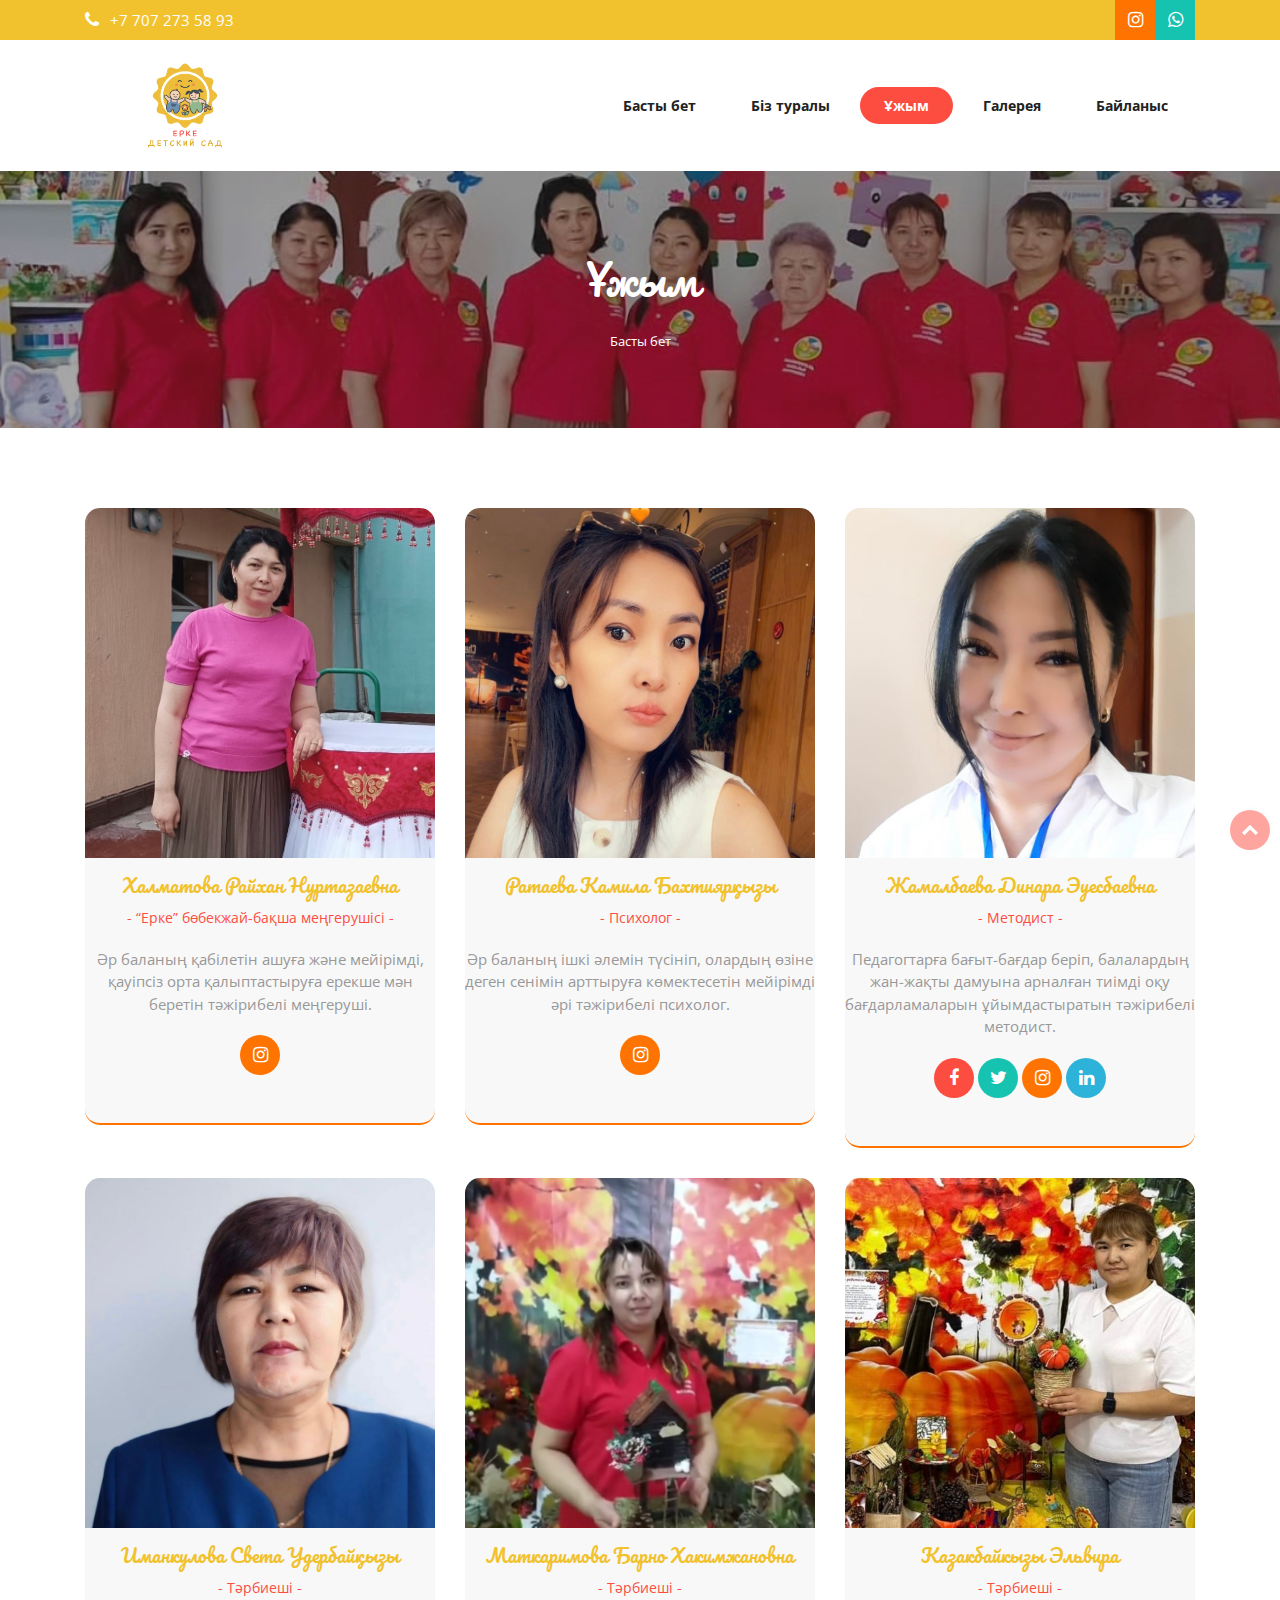
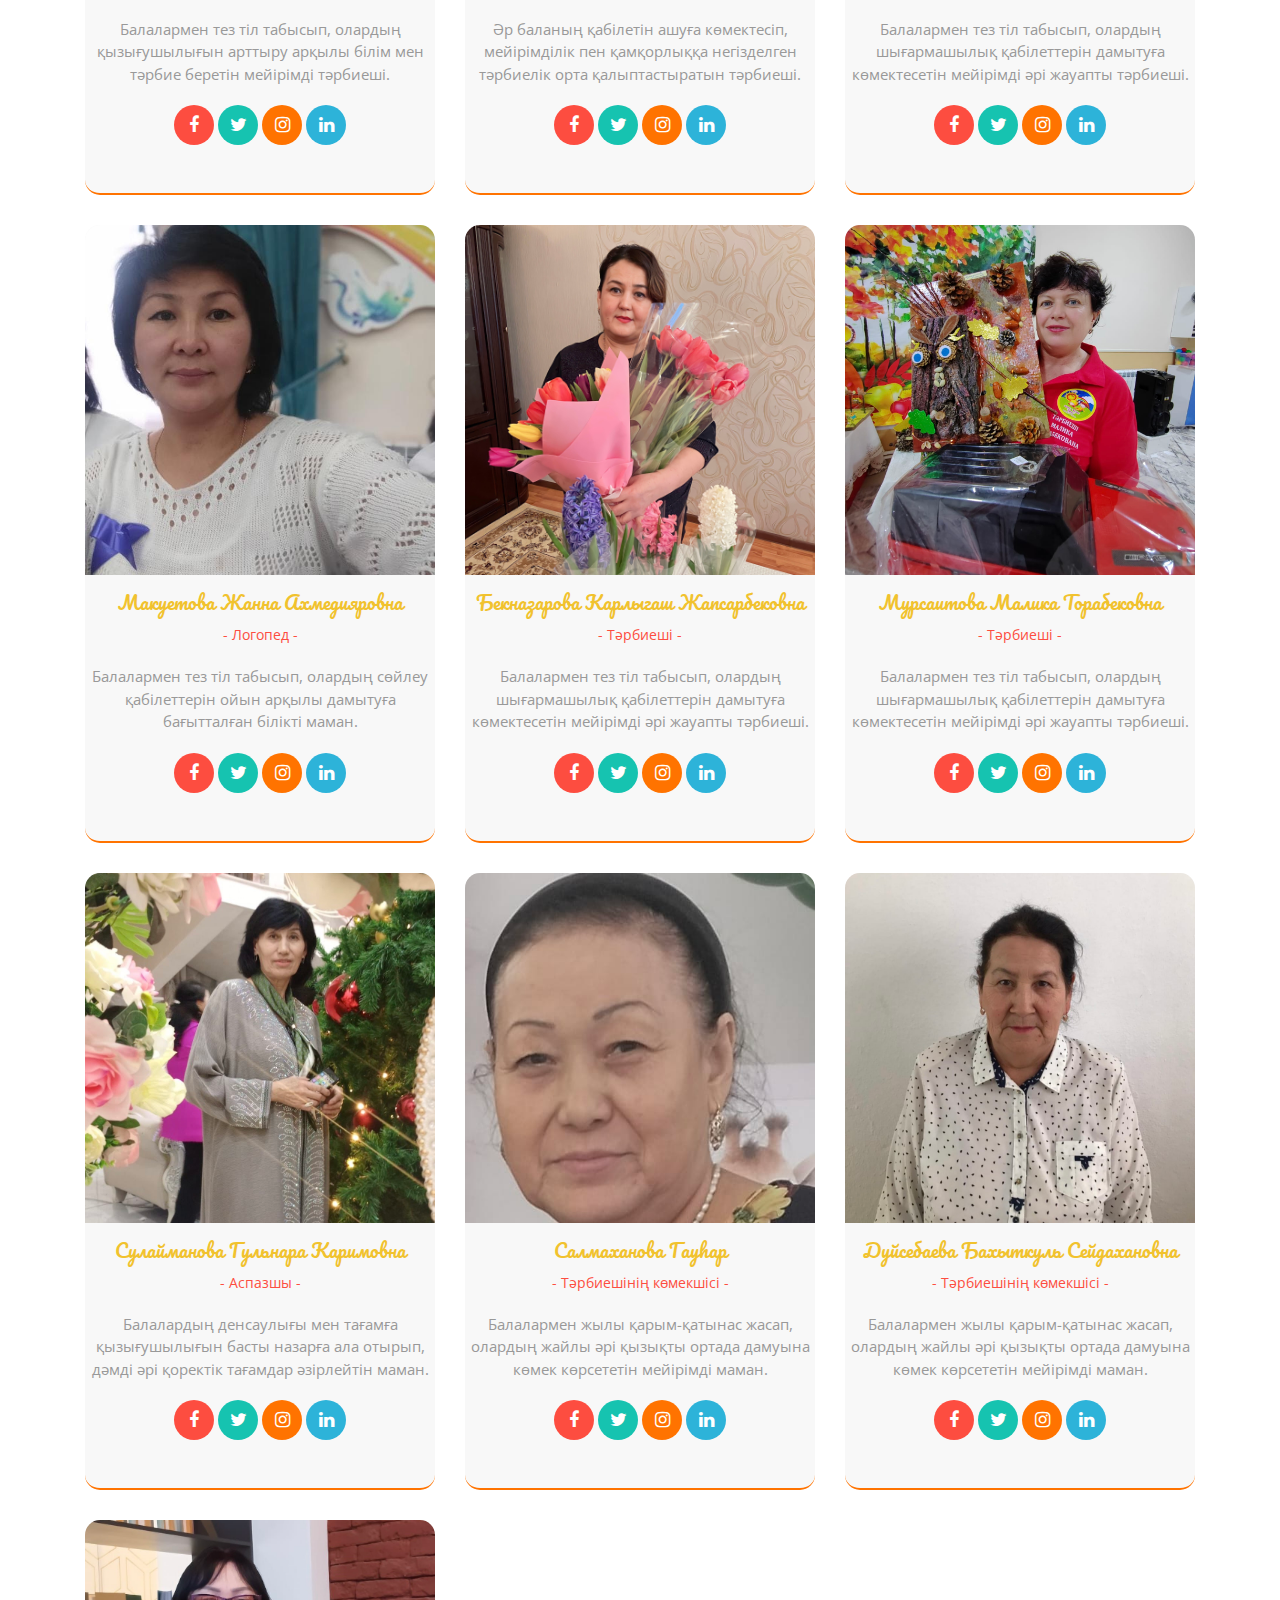
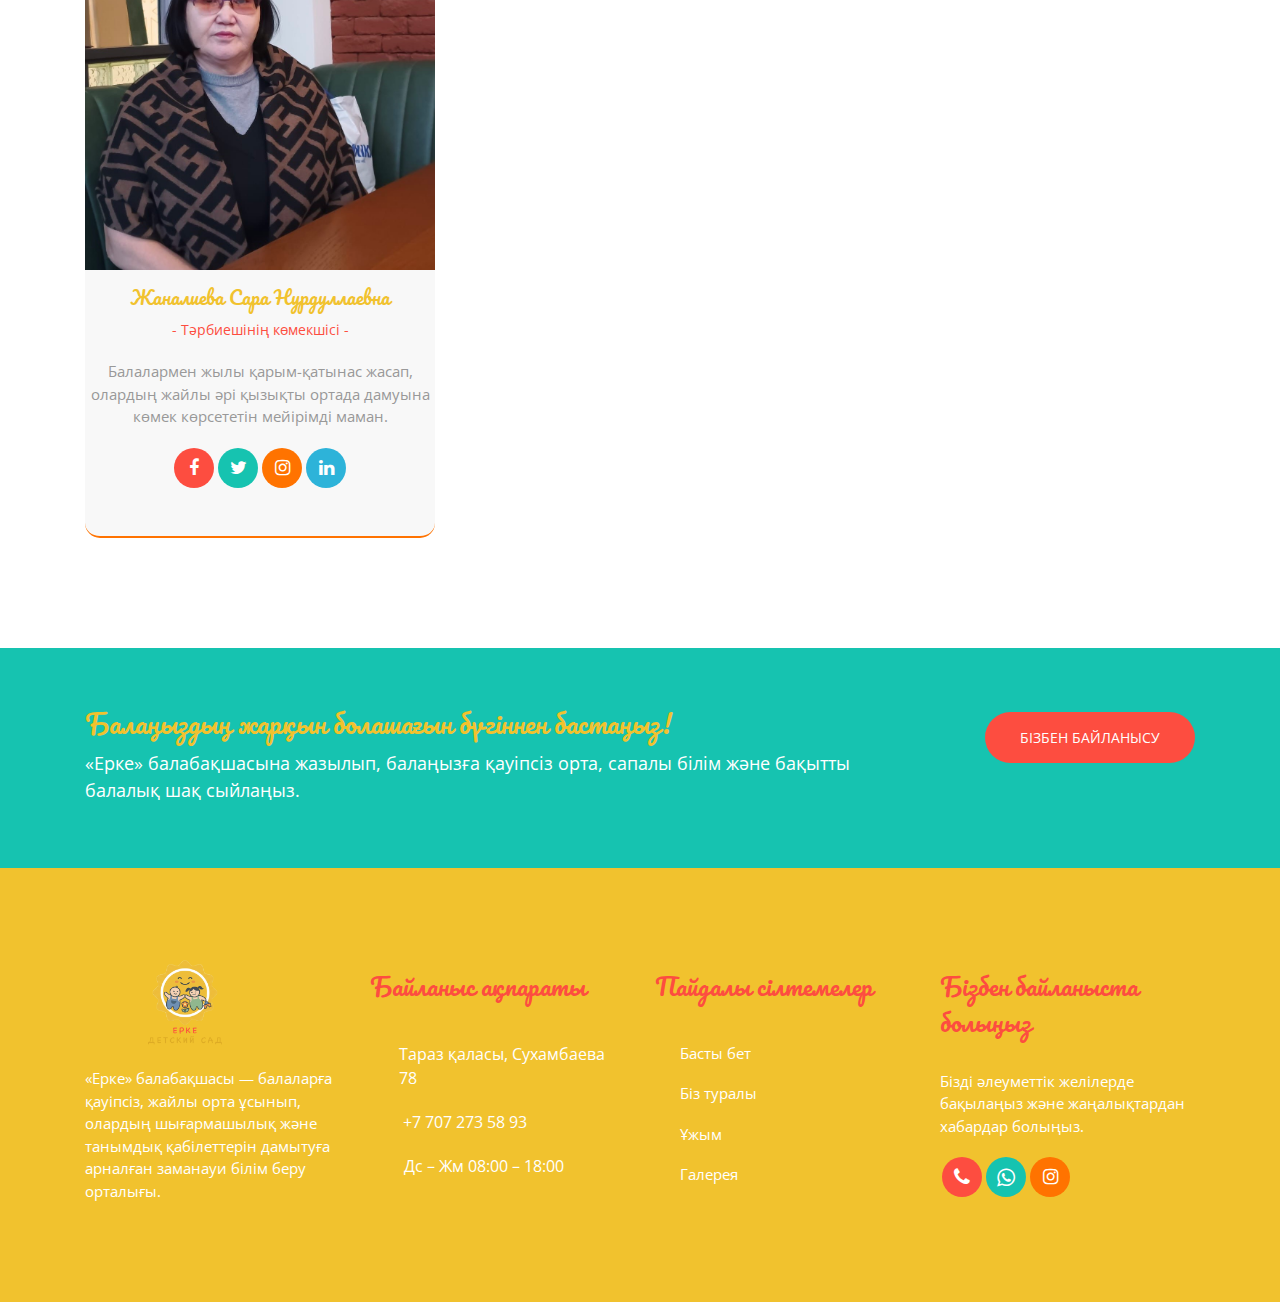
<file: teachers.html>
<!doctype html>
<html lang="en">
  <head>
    <!-- Basic Page Needs
    ================================================== -->
    <meta charset="utf-8" />
    <!--[if IE]><meta http-equiv="x-ua-compatible" content="IE=9" /><![endif]-->
    <meta name="viewport" content="width=device-width, initial-scale=1" />
    <title>erke sadik</title>
    <meta
      name="description"
      content="KIDS is a clean, modern, and fully responsive Html Template. Take your Startup business website to the next level. It is designed for kindergarten, childcare, homeschooling, school, learning, playground businesses or any type of person or business who wants to showcase their work, services and professional way."
    />
    <meta
      name="keywords"
      content="business, care, childcare, children, clean, corporate, happykids, homeschool, kids, kindergarten, playground, responsive, school, learning"
    />
    <meta name="author" content="rometheme.net" />

    <!-- ==============================================
	Favicons
	=============================================== -->
    <link rel="shortcut icon" href="images/favicon.ico" />
    <link rel="apple-touch-icon" href="images/apple-touch-icon.png" />
    <link
      rel="apple-touch-icon"
      sizes="72x72"
      href="images/apple-touch-icon-72x72.png"
    />
    <link
      rel="apple-touch-icon"
      sizes="114x114"
      href="images/apple-touch-icon-114x114.png"
    />

    <!-- ==============================================
	CSS VENDOR
	=============================================== -->
    <link
      rel="stylesheet"
      type="text/css"
      href="css/vendor/bootstrap.min.css"
    />
    <link
      rel="stylesheet"
      type="text/css"
      href="css/vendor/font-awesome.min.css"
    />
    <link
      rel="stylesheet"
      type="text/css"
      href="css/vendor/owl.carousel.min.css"
    />
    <link
      rel="stylesheet"
      type="text/css"
      href="css/vendor/owl.theme.default.min.css"
    />
    <link
      rel="stylesheet"
      type="text/css"
      href="css/vendor/magnific-popup.css"
    />
    <link rel="stylesheet" type="text/css" href="css/vendor/animate.min.css" />
    <link
      rel="stylesheet"
      href="https://cdnjs.cloudflare.com/ajax/libs/font-awesome/4.7.0/css/font-awesome.min.css"
    />
    <!-- ==============================================
	Custom Stylesheet
	=============================================== -->
    <link rel="stylesheet" type="text/css" href="css/style.css" />

    <script src="js/vendor/modernizr.min.js"></script>
  </head>

  <body>
    <!-- LOAD PAGE -->
    <div class="animationload">
      <div class="loader"></div>
    </div>

    <!-- BACK TO TOP SECTION -->
    <a href="#0" class="cd-top cd-is-visible cd-fade-out">Top</a>

    <!-- HEADER -->
    <div class="header header-1">
      <!-- TOPBAR -->
      <div class="topbar">
        <div class="container">
          <div class="row align-items-center">
            <div class="col-sm-8 col-md-6">
              <div class="info">
                <div class="info-item">
                  <i class="fa fa-phone"></i> +7 707 273 58 93
                </div>
              </div>
            </div>
            <div class="col-sm-4 col-md-6">
              <div class="sosmed-icon pull-right d-inline-flex">
                <a
                  href="https://www.instagram.com/erke.detsad?utm_source=ig_web_button_share_sheet&igsh=ZDNlZDc0MzIxNw=="
                  class="ig"
                  ><i class="fa fa-instagram"></i
                ></a>
                <a href="https://wa.me/77754234469" class="tw"
                  ><i class="fa fa-whatsapp"></i
                ></a>
              </div>
            </div>
          </div>
        </div>
      </div>

      <!-- NAVBAR SECTION -->
      <div class="navbar-main">
        <div class="container">
          <nav id="navbar-example" class="navbar navbar-expand-lg">
            <a class="navbar-brand" href="index.html">
              <img
                src="images/b91586ec8a6b40c1af3f265a8d53c9c2.png"
                width="200"
                alt=""
              />
            </a>
            <button
              class="navbar-toggler"
              type="button"
              data-toggle="collapse"
              data-target="#navbarNavDropdown"
              aria-controls="navbarNavDropdown"
              aria-expanded="false"
              aria-label="Toggle navigation"
            >
              <span class="navbar-toggler-icon"></span>
            </button>
            <div class="collapse navbar-collapse" id="navbarNavDropdown">
              <ul class="navbar-nav ml-auto">
                <li class="nav-item">
                  <a class="nav-link" href="index.html">Басты бет</a>
                </li>
                <li class="nav-item">
                  <a class="nav-link" href="about.html">Біз туралы</a>
                </li>
                <!-- <li class="nav-item">
			                    <a class="nav-link" href="classes.html">CLASSES</a>
			                </li> -->
                <li class="nav-item active">
                  <a class="nav-link" href="teachers.html">Ұжым</a>
                </li>
                <li class="nav-item">
                  <a class="nav-link" href="page-gallery.html">Галерея</a>
                </li>

                <li class="nav-item">
                  <a class="nav-link" href="contact.html">Байланыс</a>
                </li>
              </ul>
            </div>
          </nav>
          <!-- -->
        </div>
      </div>
    </div>

    <!-- BANNER -->
    <div class="section banner-page" data-background="images/IMG_5372.jpg">
      <div class="content-wrap pos-relative">
        <div class="d-flex justify-content-center bd-highlight mb-3">
          <div class="title-page">Ұжым</div>
        </div>
        <div class="d-flex justify-content-center bd-highlight mb-3">
			 
          <nav aria-label="breadcrumb">
            <ol class="breadcrumb">
            <li class="breadcrumb-item"><a href="index.html">Басты бет</a></li>
            </ol>
          </nav>
        </div>
      </div>
    </div>

    <!-- MEET OREN TEAM -->
    <div class="section">
      <div class="content-wrap">
        <div class="container">
          <div class="row">
            <!-- Item 1 -->
            <div class="col-sm-12 col-md-6 col-lg-4">
              <div class="rs-team-1">
                <div class="media-box">
                  <img
                    src="images/d8d6c28e-efc2-4ee4-a2b7-dd9b6946c539.jpg"
                    alt=""
                    class="img-fluid"
                  />
                </div>
                <div class="body">
                  <div class="title">Халматова Райхан Нуртазаевна</div>
                  <div class="position">“Ерке” бөбекжай-бақша меңгерушісі</div>
                  <p>
                    Әр баланың қабілетін ашуға және мейірімді, қауіпсіз орта
                    қалыптастыруға ерекше мән беретін тәжірибелі меңгеруші.
                  </p>

                  <div class="sosmed-icon d-inline-flex mb-5">
                    <a href="#" class="ig"><i class="fa fa-instagram"></i></a>
                  </div>
                </div>
              </div>
            </div>

            <!-- Item 2 -->
            <div class="col-sm-12 col-md-6 col-lg-4">
              <div class="rs-team-1">
                <div class="media-box">
                  <img
                    src="images/5924db57-370f-4550-bd68-28b800628d8f.jpg"
                    alt=""
                    class="img-fluid"
                  />
                </div>
                <div class="body">
                  <div class="title">Ратаева Камила Бахтиярқызы</div>
                  <div class="position">Психолог</div>
                  <p>
                    Әр баланың ішкі әлемін түсініп, олардың өзіне деген сенімін
                    арттыруға көмектесетін мейірімді әрі тәжірибелі психолог.
                  </p>

                  <div class="sosmed-icon d-inline-flex mb-5">
                    <a href="#" class="ig"><i class="fa fa-instagram"></i></a>
                  </div>
                </div>
              </div>
            </div>

            <!-- Item 3 -->
            <div class="col-sm-12 col-md-6 col-lg-4">
              <div class="rs-team-1">
                <div class="media-box">
                  <img
                    src="images/WhatsApp Image 2026-02-14 at 12.44.21.jpeg"
                    alt=""
                    class="img-fluid"
                  />
                </div>
                <div class="body">
                  <div class="title">Жамалбаева Динара Эуесбаевна</div>
                  <div class="position">Методист</div>
                  <p>
                    Педагогтарға бағыт-бағдар беріп, балалардың жан-жақты
                    дамуына арналған тиімді оқу бағдарламаларын ұйымдастыратын
                    тәжірибелі методист.
                  </p>
                  <div class="sosmed-icon d-inline-flex mb-5">
                    <a href="#" class="fb"><i class="fa fa-facebook"></i></a>
                    <a href="#" class="tw"><i class="fa fa-twitter"></i></a>
                    <a href="#" class="ig"><i class="fa fa-instagram"></i></a>
                    <a href="#" class="in"><i class="fa fa-linkedin"></i></a>
                  </div>
                </div>
              </div>
            </div>

            <!-- Item 4 -->
            <div class="col-sm-12 col-md-6 col-lg-4">
              <div class="rs-team-1">
                <div class="media-box">
                  <img
                    src="images/C490B2B8-97BD-4B70-8FA3-8BD6DAE014ED_1_201_a.jpeg"
                    alt=""
                    class="img-fluid"
                  />
                </div>
                <div class="body">
                  <div class="title">Иманкулова Света Удербайқызы</div>
                  <div class="position">Тәрбиеші</div>
                  <p>
                    Балалармен тез тіл табысып, олардың қызығушылығын арттыру
                    арқылы білім мен тәрбие беретін мейірімді тәрбиеші.
                  </p>

                  <div class="sosmed-icon d-inline-flex mb-5">
                    <a href="#" class="fb"><i class="fa fa-facebook"></i></a>
                    <a href="#" class="tw"><i class="fa fa-twitter"></i></a>
                    <a href="#" class="ig"><i class="fa fa-instagram"></i></a>
                    <a href="#" class="in"><i class="fa fa-linkedin"></i></a>
                  </div>
                </div>
              </div>
            </div>

            <!-- Item 5 -->
            <div class="col-sm-12 col-md-6 col-lg-4">
              <div class="rs-team-1">
                <div class="media-box">
                  <img
                    src="images/34C71688-48F8-4D84-B523-921CF3C93613_1_201_a.jpeg"
                    alt=""
                    class="img-fluid"
                  />
                </div>
                <div class="body">
                  <div class="title">Маткаримова Барно Хакимжановна</div>
                  <div class="position">Тәрбиеші</div>
                  <p>
                    Әр баланың қабілетін ашуға көмектесіп, мейірімділік пен
                    қамқорлыққа негізделген тәрбиелік орта қалыптастыратын
                    тәрбиеші.
                  </p>

                  <div class="sosmed-icon d-inline-flex mb-5">
                    <a href="#" class="fb"><i class="fa fa-facebook"></i></a>
                    <a href="#" class="tw"><i class="fa fa-twitter"></i></a>
                    <a href="#" class="ig"><i class="fa fa-instagram"></i></a>
                    <a href="#" class="in"><i class="fa fa-linkedin"></i></a>
                  </div>
                </div>
              </div>
            </div>

            <!-- Item 6 -->
            <div class="col-sm-12 col-md-6 col-lg-4">
              <div class="rs-team-1">
                <div class="media-box">
                  <img
                    src="images/527128AC-4BDD-4D01-868E-B1B2FE2453E8_1_201_a.jpeg"
                    alt=""
                    class="img-fluid"
                  />
                </div>
                <div class="body">
                  <div class="title">Казакбайкызы Эльвира</div>
                  <div class="position">Тәрбиеші</div>
                  <p>
                    Балалармен тез тіл табысып, олардың шығармашылық
                    қабілеттерін дамытуға көмектесетін мейірімді әрі жауапты
                    тәрбиеші.
                  </p>
                  <div class="sosmed-icon d-inline-flex mb-5">
                    <a href="#" class="fb"><i class="fa fa-facebook"></i></a>
                    <a href="#" class="tw"><i class="fa fa-twitter"></i></a>
                    <a href="#" class="ig"><i class="fa fa-instagram"></i></a>
                    <a href="#" class="in"><i class="fa fa-linkedin"></i></a>
                  </div>
                </div>
              </div>
            </div>

            <div class="col-sm-12 col-md-6 col-lg-4">
              <div class="rs-team-1">
                <div class="media-box">
                  <img
                    src="images/WhatsApp Image 2026-02-14 at 13.57.16.jpeg"
                    alt=""
                    class="img-fluid"
                  />
                </div>
                <div class="body">
                  <div class="title">Макуетова Жанна Ахмедияровна</div>
                  <div class="position">Логопед</div>
                  <p>
                    Балалармен тез тіл табысып, олардың сөйлеу қабілеттерін ойын
                    арқылы дамытуға бағытталған білікті маман.
                  </p>

                  <div class="sosmed-icon d-inline-flex mb-5">
                    <a href="#" class="fb"><i class="fa fa-facebook"></i></a>
                    <a href="#" class="tw"><i class="fa fa-twitter"></i></a>
                    <a href="#" class="ig"><i class="fa fa-instagram"></i></a>
                    <a href="#" class="in"><i class="fa fa-linkedin"></i></a>
                  </div>
                </div>
              </div>
            </div>



 <div class="col-sm-12 col-md-6 col-lg-4">
              <div class="rs-team-1">
                <div class="media-box">
                  <img
                    src="images/CDF27928-BF68-4A5E-9DFA-BD40D0BB1E20_1_201_a.jpeg"
                    alt=""
                    class="img-fluid"
                  />
                </div>
                <div class="body">
                  <div class="title">Бекназарова Карлыгаш Жапсарбековна 
</div>
                  <div class="position">Тәрбиеші</div>
                  <p>
                        Балалармен тез тіл табысып, олардың шығармашылық
                    қабілеттерін дамытуға көмектесетін мейірімді әрі жауапты
                    тәрбиеші.
                  </p>

                  <div class="sosmed-icon d-inline-flex mb-5">
                    <a href="#" class="fb"><i class="fa fa-facebook"></i></a>
                    <a href="#" class="tw"><i class="fa fa-twitter"></i></a>
                    <a href="#" class="ig"><i class="fa fa-instagram"></i></a>
                    <a href="#" class="in"><i class="fa fa-linkedin"></i></a>
                  </div>
                </div>
              </div>
            </div>

			
 <div class="col-sm-12 col-md-6 col-lg-4">
              <div class="rs-team-1">
                <div class="media-box">
                  <img
                    src="images/WhatsApp Image 2026-02-14 at 14.21.28.jpeg"
                    alt=""
                    class="img-fluid"
                  />
                </div>
                <div class="body">
                  <div class="title">Мурсаитова Малика Торабековна</div>
                  <div class="position">Тәрбиеші</div>
                  <p>
                        Балалармен тез тіл табысып, олардың шығармашылық
                    қабілеттерін дамытуға көмектесетін мейірімді әрі жауапты
                    тәрбиеші.
                  </p>

                  <div class="sosmed-icon d-inline-flex mb-5">
                    <a href="#" class="fb"><i class="fa fa-facebook"></i></a>
                    <a href="#" class="tw"><i class="fa fa-twitter"></i></a>
                    <a href="#" class="ig"><i class="fa fa-instagram"></i></a>
                    <a href="#" class="in"><i class="fa fa-linkedin"></i></a>
                  </div>
                </div>
              </div>
            </div>

	
 <div class="col-sm-12 col-md-6 col-lg-4">
              <div class="rs-team-1">
                <div class="media-box">
                  <img
                    src="images/DEA0C658-2EEA-4D00-B261-9B74D39E307E_1_201_a.jpeg"
                    alt=""
                    class="img-fluid"
                  />
                </div>
                <div class="body">
                  <div class="title">Сулайманова Гульнара Каримовна
</div>
                  <div class="position">Аспазшы</div>
               
                      <p>Балалардың денсаулығы мен тағамға қызығушылығын басты назарға ала отырып, дәмді әрі қоректік тағамдар әзірлейтін маман.</p>

                

                  <div class="sosmed-icon d-inline-flex mb-5">
                    <a href="#" class="fb"><i class="fa fa-facebook"></i></a>
                    <a href="#" class="tw"><i class="fa fa-twitter"></i></a>
                    <a href="#" class="ig"><i class="fa fa-instagram"></i></a>
                    <a href="#" class="in"><i class="fa fa-linkedin"></i></a>
                  </div>
                </div>
              </div>
            </div>




 <div class="col-sm-12 col-md-6 col-lg-4">
              <div class="rs-team-1">
                <div class="media-box">
                  <img
                    src="images/19187029-9618-4621-9A99-E11782728B30_1_201_a.jpeg"
                    alt=""
                    class="img-fluid"
                  />
                </div>
                <div class="body">
                  <div class="title">Салмаханова Гауһар
</div>
                  <div class="position">Тәрбиешінің көмекшісі</div>
               
                      <p>Балалармен жылы қарым-қатынас жасап, олардың жайлы әрі қызықты ортада дамуына көмек көрсететін мейірімді маман.</p>

                

                

                  <div class="sosmed-icon d-inline-flex mb-5">
                    <a href="#" class="fb"><i class="fa fa-facebook"></i></a>
                    <a href="#" class="tw"><i class="fa fa-twitter"></i></a>
                    <a href="#" class="ig"><i class="fa fa-instagram"></i></a>
                    <a href="#" class="in"><i class="fa fa-linkedin"></i></a>
                  </div>
                </div>
              </div>
            </div>



			

 <div class="col-sm-12 col-md-6 col-lg-4">
              <div class="rs-team-1">
                <div class="media-box">
                  <img
                    src="images/1689A478-03DA-41BA-AAC3-31BD4FE97D0C_1_201_a.jpeg"
                    alt=""
                    class="img-fluid"
                  />
                </div>
                <div class="body">
                  <div class="title">Дуйсебаева Бахыткуль Сейдахановна
</div>
                  <div class="position">Тәрбиешінің көмекшісі</div>
               
                      <p>Балалармен жылы қарым-қатынас жасап, олардың жайлы әрі қызықты ортада дамуына көмек көрсететін мейірімді маман.</p>

                

                

                  <div class="sosmed-icon d-inline-flex mb-5">
                    <a href="#" class="fb"><i class="fa fa-facebook"></i></a>
                    <a href="#" class="tw"><i class="fa fa-twitter"></i></a>
                    <a href="#" class="ig"><i class="fa fa-instagram"></i></a>
                    <a href="#" class="in"><i class="fa fa-linkedin"></i></a>
                  </div>
                </div>
              </div>
            </div>





 <div class="col-sm-12 col-md-6 col-lg-4">
              <div class="rs-team-1">
                <div class="media-box">
                  <img
                    src="images/04BAADF8-D884-449D-8891-61F9CF917621_1_201_a.jpeg"
                    alt=""
                    class="img-fluid"
                  />
                </div>
                <div class="body">
                  <div class="title">Жаналиева Сара Нурдуллаевна
</div>
                  <div class="position">Тәрбиешінің көмекшісі</div>
               
                      <p>Балалармен жылы қарым-қатынас жасап, олардың жайлы әрі қызықты ортада дамуына көмек көрсететін мейірімді маман.</p>

                

                  <div class="sosmed-icon d-inline-flex mb-5">
                    <a href="#" class="fb"><i class="fa fa-facebook"></i></a>
                    <a href="#" class="tw"><i class="fa fa-twitter"></i></a>
                    <a href="#" class="ig"><i class="fa fa-instagram"></i></a>
                    <a href="#" class="in"><i class="fa fa-linkedin"></i></a>
                  </div>
                </div>
              </div>
            </div>












          </div>
        </div>
      </div>
    </div>

    <div class="section bg-tertiary">
      <div class="content-wrap py-5">
        <div class="container">
          <div class="row align-items-center">
            <div class="col-sm-12 col-md-12">
              <div class="cta-1">
                <div class="body-text mb-3">
                  <h3 class="my-1 text-secondary">
                    Балаңыздың жарқын болашағын бүгіннен бастаңыз!
                  </h3>
                  <p class="uk18 mb-0 text-white">
                    «Ерке» балабақшасына жазылып, балаңызға қауіпсіз орта,
                    сапалы білім және бақытты балалық шақ сыйлаңыз.
                  </p>
                </div>

                <div class="body-action">
                  <a href="contact.html" class="btn btn-primary mt-3">
                    БІЗБЕН БАЙЛАНЫСУ
                  </a>
                </div>
              </div>
            </div>
          </div>
        </div>
      </div>
    </div>
    <div class="footer">
      <div class="content-wrap">
        <div class="container">
          <div class="row">
            <!-- Логотип және қысқаша сипаттама -->
            <div class="col-sm-12 col-md-6 col-lg-3">
              <div class="footer-item">
                <img
                  src="images/b91586ec8a6b40c1af3f265a8d53c9c2.png"
                  width="200"
                  alt="Ерке балабақшасы"
                  class="logo-bottom"
                />
                <div class="spacer-5"></div>
                <p>
                  «Ерке» балабақшасы — балаларға қауіпсіз, жайлы орта ұсынып,
                  олардың шығармашылық және танымдық қабілеттерін дамытуға
                  арналған заманауи білім беру орталығы.
                </p>
              </div>
            </div>

            <!-- Байланыс ақпараты -->
            <div class="col-sm-12 col-md-6 col-lg-3">
              <div class="footer-item">
                <div class="footer-title">Байланыс ақпараты</div>
                <ul class="list-info">
                  <li>
                    <div class="info-icon">
                      <span class="fa fa-map-marker"></span>
                    </div>
                    <div class="info-text">Тараз қаласы, Сухамбаева 78</div>
                  </li>
                  <li>
                    <div class="info-icon">
                      <span class="fa fa-phone"></span>
                    </div>
                    <div class="info-text">+7 707 273 58 93</div>
                  </li>

                  <li>
                    <div class="info-icon">
                      <span class="fa fa-clock-o"></span>
                    </div>
                    <div class="info-text">Дс – Жм 08:00 – 18:00</div>
                  </li>
                </ul>
              </div>
            </div>

            <!-- Пайдалы сілтемелер -->
            <div class="col-sm-12 col-md-6 col-lg-3">
              <div class="footer-item">
                <div class="footer-title">Пайдалы сілтемелер</div>
                <ul class="list">
                  <li><a href="index.html" title="Басты бет">Басты бет</a></li>
                  <li>
                    <a href="about.html" title="Біз туралы">Біз туралы</a>
                  </li>
                  <li><a href="teachers.html" title="Тәрбиешілер">Ұжым</a></li>
                  <li>
                    <a href="page-gallery.html" title="Сабақтар">Галерея</a>
                  </li>
                </ul>
              </div>
            </div>

            <!-- Әлеуметтік желілер -->
            <div class="col-sm-12 col-md-6 col-lg-3">
              <div class="footer-item">
                <div class="footer-title">Бізбен байланыста болыңыз</div>
                <p>
                  Бізді әлеуметтік желілерде бақылаңыз және жаңалықтардан
                  хабардар болыңыз.
                </p>
                <div class="sosmed-icon d-inline-flex">
                  <a href="tel:+77072735893" class="fb"
                    ><i class="fa fa-phone" style="font-size: 20px"></i
                  ></a>
                  <a href="https://wa.me/77754234469" class="tw"
                    ><i class="fa fa-whatsapp" style="font-size: 21px"></i
                  ></a>
                  <a
                    href="https://www.instagram.com/erke.detsad?utm_source=ig_web_button_share_sheet&igsh=ZDNlZDc0MzIxNw=="
                    class="ig"
                    ><i class="fa fa-instagram"></i
                  ></a>
                </div>
              </div>
            </div>
          </div>
        </div>
      </div>
    </div>

    <!-- JS VENDOR -->
    <script src="js/vendor/jquery.min.js"></script>
    <script src="js/vendor/bootstrap.min.js"></script>
    <script src="js/vendor/owl.carousel.js"></script>
    <script src="js/vendor/jquery.magnific-popup.min.js"></script>
    <script src="js/vendor/isotope.pkgd.min.js"></script>
    <script src="js/vendor/imagesloaded.pkgd.min.js"></script>

    <!-- SENDMAIL -->
    <script src="js/vendor/validator.min.js"></script>
    <script src="js/vendor/form-scripts.js"></script>

    <script src="js/script.js"></script>
  </body>
</html>
</file>
<file: css/style.css>
@charset "UTF-8";
/*
Template Name: MAZE - Photography Portfolio Html Template
Template URI: http://rometheme.net/html/maze
Author: Rometheme
Author URI: https://themeforest.net/user/rometheme
Version: 1.0
*/
/**
 * Table of Contents:
 *
 * 1. - NORMALIZE CSS
 * 2. - GLOBAL STYLES
 *      2.1 - General Styles
 *      2.2 - Text Color
 *      2.3 - Anchor
 *      2.4 - Heading and Paragraph
 * 
 * 3. - COMPONENTS
 *      3.1 - Preloader  
 *      3.2 - Buttons  
 *      3.3 - Box Icon 1
 *      3.4 - Box Icon 2
 *      3.5 - Box Image 1
 *      3.6 - Box Image 2
 *      3.7 - Box Image 3
 *      3.8 - BOX TESTIMONY
 *      3.9 - Box Team 2
 *      3.10 - Box Statistic
 *      3.11 - Box History
 *      3.12 - Box Partners
 *      3.13 - Panel Accordion
 *      3.14 - Faq
 *      3.15 - Pricing Table
 *      3.16 - Career Tabs
 *      3.17 - Box News
 * 4. - LOGO & NAVIGATION
 *      4.1 - Topbar 
 *      4.2 - Navbar 
 * 5. - HOME
 *      5.1 - Banner
 *      5.2 - Text Typing
 * 6. - SECTION
 *      6.1 Section - About
 *      6.2 Section - Services
 *      6.3 Section - Projects
 *      6.4 Section - News
 *      6.5 Section - Contact
 *      6.6 Section - Features
 *      6.7 Section - CTA
 *      6.8 Section - Price
 *      6.9 Section - Blog
 *      6.10 Section - Timeline
 *      6.11 Section - Testimonial
 *      6.12 Section - Clients
 *      6.13 Section - Video BG
 *      6.14 Section - Contact and Map
 * 7. - FOOTER 
 * 8. - RESPONSIVE
 * -----------------------------------------------------------------------------
 */
@import url("https://fonts.googleapis.com/css?family=Open+Sans:400,700|Pacifico");
@font-face {
  font-family: 'sas-webfont';
  src: url("../fonts/sas-webfont.eot?51534236");
  src: url("../fonts/sas-webfont.eot?51534236#iefix") format("embedded-opentype"), url("../fonts/sas-webfont.woff2?51534236") format("woff2"), url("../fonts/sas-webfont.woff?51534236") format("woff"), url("../fonts/sas-webfont.ttf?51534236") format("truetype"), url("../fonts/sas-webfont.svg?51534236#sas-webfont") format("svg");
  font-weight: normal;
  font-style: normal; }
.sas {
  font-family: "sas-webfont";
  font-style: normal;
  font-weight: normal;
  speak: none;
  display: inline-block;
  text-decoration: inherit;
  width: 1em;
  margin-right: .2em;
  text-align: center;
  /* opacity: .8; */
  /* For safety - reset parent styles, that can break glyph codes*/
  font-variant: normal;
  text-transform: none;
  /* fix buttons height, for twitter bootstrap */
  line-height: 1em;
  /* Animation center compensation - margins should be symmetric */
  /* remove if not needed */
  margin-left: .2em;
  /* you can be more comfortable with increased icons size */
  /* font-size: 120%; */
  /* Font smoothing. That was taken from TWBS */
  -webkit-font-smoothing: antialiased;
  -moz-osx-font-smoothing: grayscale;
  /* Uncomment for 3D effect */
  /* text-shadow: 1px 1px 1px rgba(127, 127, 127, 0.3); */ }

.sas-1:before {
  content: '\e801'; }

/* '' */
/* -------------------- 
TOPBAR SETTING
-----------------------*/
/* -------------------- 
NAVBAR SETTING
-----------------------*/
/* -------------------- 
FOOTER SETTING
-----------------------*/
/* -------------------- 
BUTTON SETTING
-----------------------*/
.bolder {
  font-weight: 600; }

.cfix {
  content: '';
  display: block;
  width: 100%;
  clear: both; }

/**
 * 1. - NORMALIZE CSS
 * -----------------------------------------------------------------------------
 */
/*! normalize.css v8.0.1 | MIT License | github.com/necolas/normalize.css */
/* Document
   ========================================================================== */
/**
 * 1. Correct the line height in all browsers.
 * 2. Prevent adjustments of font size after orientation changes in iOS.
 */
html {
  line-height: 1.15;
  /* 1 */
  -webkit-text-size-adjust: 100%;
  /* 2 */ }

/* Sections
   ========================================================================== */
/**
 * Remove the margin in all browsers.
 */
body {
  margin: 0; }

/**
 * Render the `main` element consistently in IE.
 */
main {
  display: block; }

/**
 * Correct the font size and margin on `h1` elements within `section` and
 * `article` contexts in Chrome, Firefox, and Safari.
 */
h1 {
  font-size: 2em;
  margin: 0.67em 0; }

/* Grouping content
   ========================================================================== */
/**
 * 1. Add the correct box sizing in Firefox.
 * 2. Show the overflow in Edge and IE.
 */
hr {
  box-sizing: content-box;
  /* 1 */
  height: 0;
  /* 1 */
  overflow: visible;
  /* 2 */ }

/**
 * 1. Correct the inheritance and scaling of font size in all browsers.
 * 2. Correct the odd `em` font sizing in all browsers.
 */
pre {
  font-family: monospace, monospace;
  /* 1 */
  font-size: 1em;
  /* 2 */ }

/* Text-level semantics
   ========================================================================== */
/**
 * Remove the gray background on active links in IE 10.
 */
a {
  background-color: transparent; }

/**
 * 1. Remove the bottom border in Chrome 57-
 * 2. Add the correct text decoration in Chrome, Edge, IE, Opera, and Safari.
 */
abbr[title] {
  border-bottom: none;
  /* 1 */
  text-decoration: underline;
  /* 2 */
  text-decoration: underline dotted;
  /* 2 */ }

/**
 * Add the correct font weight in Chrome, Edge, and Safari.
 */
b,
strong {
  font-weight: bolder; }

/**
 * 1. Correct the inheritance and scaling of font size in all browsers.
 * 2. Correct the odd `em` font sizing in all browsers.
 */
code,
kbd,
samp {
  font-family: monospace, monospace;
  /* 1 */
  font-size: 1em;
  /* 2 */ }

/**
 * Add the correct font size in all browsers.
 */
small {
  font-size: 80%; }

/**
 * Prevent `sub` and `sup` elements from affecting the line height in
 * all browsers.
 */
sub,
sup {
  font-size: 75%;
  line-height: 0;
  position: relative;
  vertical-align: baseline; }

sub {
  bottom: -0.25em; }

sup {
  top: -0.5em; }

/* Embedded content
   ========================================================================== */
/**
 * Remove the border on images inside links in IE 10.
 */
img {
  border-style: none; }

/* Forms
   ========================================================================== */
/**
 * 1. Change the font styles in all browsers.
 * 2. Remove the margin in Firefox and Safari.
 */
button,
input,
optgroup,
select,
textarea {
  font-family: inherit;
  /* 1 */
  font-size: 100%;
  /* 1 */
  line-height: 1.15;
  /* 1 */
  margin: 0;
  /* 2 */ }

/**
 * Show the overflow in IE.
 * 1. Show the overflow in Edge.
 */
button,
input {
  /* 1 */
  overflow: visible; }

/**
 * Remove the inheritance of text transform in Edge, Firefox, and IE.
 * 1. Remove the inheritance of text transform in Firefox.
 */
button,
select {
  /* 1 */
  text-transform: none; }

/**
 * Correct the inability to style clickable types in iOS and Safari.
 */
button,
[type="button"],
[type="reset"],
[type="submit"] {
  -webkit-appearance: button; }

/**
 * Remove the inner border and padding in Firefox.
 */
button::-moz-focus-inner,
[type="button"]::-moz-focus-inner,
[type="reset"]::-moz-focus-inner,
[type="submit"]::-moz-focus-inner {
  border-style: none;
  padding: 0; }

/**
 * Restore the focus styles unset by the previous rule.
 */
button:-moz-focusring,
[type="button"]:-moz-focusring,
[type="reset"]:-moz-focusring,
[type="submit"]:-moz-focusring {
  outline: 1px dotted ButtonText; }

/**
 * Correct the padding in Firefox.
 */
fieldset {
  padding: 0.35em 0.75em 0.625em; }

/**
 * 1. Correct the text wrapping in Edge and IE.
 * 2. Correct the color inheritance from `fieldset` elements in IE.
 * 3. Remove the padding so developers are not caught out when they zero out
 *    `fieldset` elements in all browsers.
 */
legend {
  box-sizing: border-box;
  /* 1 */
  color: inherit;
  /* 2 */
  display: table;
  /* 1 */
  max-width: 100%;
  /* 1 */
  padding: 0;
  /* 3 */
  white-space: normal;
  /* 1 */ }

/**
 * Add the correct vertical alignment in Chrome, Firefox, and Opera.
 */
progress {
  vertical-align: baseline; }

/**
 * Remove the default vertical scrollbar in IE 10+.
 */
textarea {
  overflow: auto; }

/**
 * 1. Add the correct box sizing in IE 10.
 * 2. Remove the padding in IE 10.
 */
[type="checkbox"],
[type="radio"] {
  box-sizing: border-box;
  /* 1 */
  padding: 0;
  /* 2 */ }

/**
 * Correct the cursor style of increment and decrement buttons in Chrome.
 */
[type="number"]::-webkit-inner-spin-button,
[type="number"]::-webkit-outer-spin-button {
  height: auto; }

/**
 * 1. Correct the odd appearance in Chrome and Safari.
 * 2. Correct the outline style in Safari.
 */
[type="search"] {
  -webkit-appearance: textfield;
  /* 1 */
  outline-offset: -2px;
  /* 2 */ }

/**
 * Remove the inner padding in Chrome and Safari on macOS.
 */
[type="search"]::-webkit-search-decoration {
  -webkit-appearance: none; }

/**
 * 1. Correct the inability to style clickable types in iOS and Safari.
 * 2. Change font properties to `inherit` in Safari.
 */
::-webkit-file-upload-button {
  -webkit-appearance: button;
  /* 1 */
  font: inherit;
  /* 2 */ }

/* Interactive
   ========================================================================== */
/*
 * Add the correct display in Edge, IE 10+, and Firefox.
 */
details {
  display: block; }

/*
 * Add the correct display in all browsers.
 */
summary {
  display: list-item; }

/* Misc
   ========================================================================== */
/**
 * Add the correct display in IE 10+.
 */
template {
  display: none; }

/**
 * Add the correct display in IE 10.
 */
[hidden] {
  display: none; }

/**
 * 2. GLOBAL STYLES
 * -----------------------------------------------------------------------------
 */
/*1.1 GENERAL STYLES*/
body,
button,
input,
select,
textarea {
  color: #999999;
  font-family: "Open Sans", sans-serif;
  font-weight: 400;
  font-size: 15px;
  line-height: 1.5;
  position: relative;
  background-color: #fff; }

html, body {
  width: 100%;
  height: 100%; }

/* 1.3. ANCHOR */
a {
  color: #999999;
  text-decoration: none; }
  a:hover {
    color: #FD4D40;
    text-decoration: none; }

/* 1.4. HEADING & PARAGRAPH */
p {
  margin: 0 0 20px 0; }

h1,
h2,
.banner-page .title-page,
h3,
h4,
.rs-team-1 .title,
h5 {
  font-family: "Pacifico", cursive;
  font-weight: 400;
  margin-top: 10px;
  margin-bottom: 20px; }

h1 {
  font-size: 3.571em;
  line-height: normal; }

h2, .banner-page .title-page {
  font-size: 2.857em;
  line-height: normal; }

h3 {
  font-size: 1.714em;
  line-height: normal; }

h4, .rs-team-1 .title {
  font-size: 1.286em;
  line-height: normal; }

h5 {
  font-size: 14px;
  line-height: 22px; }

h6 {
  font-size: 13px; }

strong, b {
  font-weight: 700; }

ol {
  margin-left: 24px; }

ul {
  list-style: initial;
  margin-left: 24px; }
  ul li {
    margin: 8px 0; }

/* CUSTOM GLOBAL */
.content-wrap {
  padding: 80px 0; }

.content-wrap-60 {
  padding: 60px 0; }

.content-wrap-40 {
  padding: 40px 0; }

.spacer-content {
  height: 80px; }
  .spacer-content::after {
    display: block;
    content: "";
    clear: both; }

.uk16 {
  font-size: 16px; }

.uk18 {
  font-size: 18px; }

.uk21 {
  font-size: 21px; }

.uk24 {
  font-size: 24px; }

.uk36 {
  font-size: 36px; }

.uk48 {
  font-size: 48px; }

.uk60 {
  font-size: 60px; }

.uk72 {
  font-size: 72px; }

.spacer-10 {
  height: 10px; }
  .spacer-10::after {
    display: block;
    content: "";
    clear: both; }

.spacer-30 {
  height: 30px; }
  .spacer-30::after {
    display: block;
    content: "";
    clear: both; }

.spacer-50 {
  height: 50px; }
  .spacer-50::after {
    display: block;
    content: "";
    clear: both; }

.spacer-70 {
  height: 70px; }
  .spacer-70::after {
    display: block;
    content: "";
    clear: both; }

.spacer-90 {
  height: 90px; }
  .spacer-90::after {
    display: block;
    content: "";
    clear: both; }

.spacer-110 {
  height: 110px; }
  .spacer-110::after {
    display: block;
    content: "";
    clear: both; }

.spacer-content {
  height: 80px; }
  .spacer-content::after {
    display: block;
    content: "";
    clear: both; }

.section {
  position: relative; }

.section-heading {
  font-size: 40px;
  line-height: 1em;
  margin-bottom: 20px;
  /*padding-top: 0; */
  margin-top: 0;
  padding-bottom: 5px;
  position: relative;
  color: #FD4D40; }
  .section-heading.light {
    color: #FD4D40; }
    .section-heading.light span {
      color: #ffffff; }
    .section-heading.light:after {
      background: #ffffff; }
  .section-heading.text-center {
    text-align: center; }
    .section-heading.text-center:after {
      margin-left: auto;
      margin-right: auto; }
  @media (max-width: 767px) {
    .section-heading {
      font-size: 32px; } }

.supheading {
  font-size: 24px;
  font-weight: 700;
  color: #555555; }
  .supheading:before, .supheading:after {
    content: " - "; }

.subheading {
  margin-top: -20px;
  margin-bottom: 30px;
  color: #666666;
  font-family: "Pacifico", cursive;
  font-size: 18px; }
  .subheading.text-center {
    width: 60%;
    margin-left: auto;
    margin-right: auto; }

.title-heading {
  font-size: 24px;
  font-family: "Pacifico", cursive;
  font-weight: 700; }

.section-border {
  border-bottom: 1px solid #cccccc; }

.font-primary {
  font-family: "Open Sans", sans-serif; }

.font-secondary {
  font-family: "Pacifico", cursive; }

.bgi-cover-center {
  background-size: cover;
  background-position: center; }

.bgi-cover-center {
  background-size: cover;
  background-position: center; }

.bgi-cover-fixed {
  background-size: cover;
  background-position: center;
  background-attachment: fixed; }

.bgi-repeat {
  background-repeat: repeat; }

.bgi-right {
  background-position: right;
  background-size: auto;
  background-repeat: no-repeat; }

.bgi-left {
  background-position: left;
  background-size: auto;
  background-repeat: no-repeat; }

.bgi-overlay {
  position: relative;
  background-position: center; }
  .bgi-overlay:before {
    content: '';
    position: absolute;
    top: 0;
    left: 0;
    right: 0;
    bottom: 0;
    background-color: rgba(34, 34, 34, 0.5); }

blockquote {
  padding: 15px 20px;
  background-color: #f6f6f6;
  margin: 0 0 20px;
  border-left: 5px solid #FD4D40;
  font-style: italic; }

blockquote.quote {
  padding: 15px 0;
  background-color: transparent;
  margin: 0 0 20px;
  border-left: 0;
  font-family: "Pacifico", cursive;
  font-style: italic;
  font-size: 24px;
  color: #ffffff; }
  blockquote.quote .blockquote-footer {
    color: #FD4D40; }
  blockquote.quote cite {
    display: block;
    font-family: "Open Sans", sans-serif;
    font-size: 15px;
    font-style: normal;
    color: #ffffff; }

@media (max-width: 767px) {
  .bgi-hide-xs {
    background-image: none !important; } }
/* OWL */
.owl-theme .owl-dots .owl-dot span {
  width: 7px;
  height: 7px;
  background: gray;
  margin: 5px 3px; }
.owl-theme .owl-dots .owl-dot.active span {
  width: 40px;
  background-color: #FD4D40; }
.owl-theme .owl-dots .owl-dot:hover span {
  background-color: #FD4D40; }
.owl-theme .owl-controls {
  margin-top: 50px; }

.owl-light .owl-dots .owl-dot span {
  width: 7px;
  height: 7px;
  background: #ffffff;
  margin: 5px 3px; }
.owl-light .owl-dots .owl-dot.active span {
  width: 40px;
  background-color: #F1C22E; }
.owl-light .owl-dots .owl-dot:hover span {
  background-color: #F1C22E; }
.owl-light .owl-controls {
  margin-top: 50px; }

/* END OWL */
.font-primary {
  font-family: "Open Sans", sans-serif; }

.bg-primary {
  background-color: #FD4D40 !important; }

.bg-secondary {
  background-color: #F1C22E !important; }

.bg-tertiary {
  background-color: #16C3B0 !important; }

.bg-gray {
  background-color: #222222; }

.bg-gray-light {
  background-color: #f9f9f9; }

.bg-overlay-primary {
  position: relative; }
  .bg-overlay-primary:before {
    content: '';
    position: absolute;
    top: 0;
    right: 0;
    bottom: 0;
    left: 0;
    background-color: #FD4D40;
    opacity: .8; }

.bg-overlay-secondary {
  position: relative; }
  .bg-overlay-secondary:before {
    content: '';
    position: absolute;
    top: 0;
    right: 0;
    bottom: 0;
    left: 0;
    background-color: #F1C22E;
    opacity: .6; }

.lh-1 {
  line-height: 1.3; }

.text-primary {
  color: #FD4D40 !important; }
  .text-primary a {
    color: #FD4D40; }
    .text-primary a:hover {
      color: #999999; }

.text-secondary {
  color: #F1C22E !important; }

.text-white a {
  color: #ffffff; }

.text-black {
  color: #222222 !important; }
  .text-black a {
    color: #222222; }

.pos-relative {
  position: relative; }

.banner-page {
  display: block;
  -webkit-background-size: cover;
  -moz-background-size: cover;
  -o-background-size: cover;
  background-size: cover;
  position: relative;
  background-position: center; }
  .banner-page:before {
    content: '';
    position: absolute;
    top: 0;
    left: 0;
    right: 0;
    bottom: 0;
    background-color: rgba(34, 34, 34, 0.4); }
  .banner-page .content-wrap {
    padding: 60px 0; }
  .banner-page .title-page {
    text-align: center;
    margin-bottom: 0;
    color: #ffffff; }
  .banner-page .breadcrumb-container {
    background-color: transparent; }
  .banner-page .breadcrumb {
    padding: 0;
    margin: 0;
    text-align: center;
    background-color: transparent;
    font-size: 13px;
    font-weight: 400;
    color: #ffffff; }
    .banner-page .breadcrumb > .active,
    .banner-page .breadcrumb a {
      color: white; }
      .banner-page .breadcrumb > .active:hover,
      .banner-page .breadcrumb a:hover {
        color: #FD4D40; }

.overlap {
  background-color: #ffffff;
  margin-top: -180px;
  margin-bottom: -50px;
  position: relative;
  z-index: 2; }
  @media (max-width: 767px) {
    .overlap {
      margin-top: 0; } }

.gutter-5 {
  margin-right: 0;
  margin-left: 0; }
  .gutter-5 > [class^="col-"],
  .gutter-5 > [class*=" col-"],
  .gutter-5 [class*='col-'],
  .gutter-5 [class*=" col-"] {
    padding-right: 5px;
    padding-left: 5px; }

.pagination {
  margin-left: 0; }
  .pagination .page-item .page-link {
    -webkit-border-radius: 10px;
    -moz-border-radius: 10px;
    -ms-border-radius: 10px;
    border-radius: 10px;
    padding: 15px 20px;
    margin-right: 5px;
    margin-bottom: 5px;
    color: #999999;
    display: inline-block;
    border-color: 1px solid #e6e6e6;
    background: #ffffff; }
    .pagination .page-item .page-link:hover, .pagination .page-item .page-link.active {
      color: #ffffff;
      background: #FD4D40; }
  .pagination .page-item:first-child .page-link, .pagination .page-item:last-child .page-link {
    -webkit-border-radius: 10px;
    -moz-border-radius: 10px;
    -ms-border-radius: 10px;
    border-radius: 10px; }
  .pagination .page-item.active .page-link {
    color: #ffffff;
    background: #FD4D40;
    border-color: #FD4D40; }

.p-check {
  padding-left: 40px;
  position: relative;
  margin-bottom: 0.25rem;
  font-size: 18px; }
  .p-check:before {
    content: "\f00c";
    font-family: FontAwesome;
    padding-top: 2px;
    position: absolute;
    color: #16C3B0;
    left: 0;
    width: 30px;
    height: 30px;
    background: #ffffff;
    -webkit-border-radius: 50%;
    -moz-border-radius: 50%;
    -ms-border-radius: 50%;
    border-radius: 50%;
    text-align: center; }

/**
 * 3. - COMPONENTS
 * -----------------------------------------------------------------------------
 */
.anim-media .media-box, .rs-image-box .media-box, .rs-icon-info-4 .media-box, .rs-class-box .media-box, .rs-team-1 .media-box {
  width: 100%;
  /*margin-bottom: 30px;*/
  position: relative;
  background-color: #ffffff;
  overflow: hidden; }
  .anim-media .media-box img, .rs-image-box .media-box img, .rs-icon-info-4 .media-box img, .rs-class-box .media-box img, .rs-team-1 .media-box img {
    -webkit-transform: scale(1, 1);
    -ms-transform: scale(1, 1);
    transform: scale(1, 1);
    -webkit-transition: 0.4s all linear;
    transition: 0.4s all linear; }
.anim-media:hover .media-box, .rs-image-box:hover .media-box, .rs-icon-info-4:hover .media-box, .rs-class-box:hover .media-box, .rs-team-1:hover .media-box {
  background-color: #FD4D40; }
  .anim-media:hover .media-box img, .rs-image-box:hover .media-box img, .rs-icon-info-4:hover .media-box img, .rs-class-box:hover .media-box img, .rs-team-1:hover .media-box img {
    opacity: 0.8;
    -ms-filter: "progid:DXImageTransform.Microsoft.Alpha(Opacity=80)";
    filter: alpha(opacity=80);
    -webkit-transform: scale(1.05, 1.05);
    -ms-transform: scale(1.05, 1.05);
    transform: scale(1.05, 1.05);
    -webkit-transition-timing-function: ease-out;
    transition-timing-function: ease-out;
    -webkit-transition-duration: 250ms;
    transition-duration: 250ms; }

.anim-shadow, .rs-shop-box, .rs-icon-info-4, .rs-class-box, .rs-pricing-1 {
  -webkit-box-shadow: 4px 5px 0 rgba(0, 0, 0, 0);
  -moz-box-shadow: 4px 5px 0 rgba(0, 0, 0, 0);
  box-shadow: 4px 5px 0 rgba(0, 0, 0, 0); }
  .anim-shadow:hover, .rs-shop-box:hover, .rs-icon-info-4:hover, .rs-class-box:hover, .rs-pricing-1:hover {
    -webkit-box-shadow: 4px 5px 30px rgba(0, 0, 0, 0.2);
    -moz-box-shadow: 4px 5px 30px rgba(0, 0, 0, 0.2);
    box-shadow: 4px 5px 30px rgba(0, 0, 0, 0.2); }

/* ==========================
2.1 - Buttons
============================= */
.btn, .btn-primary, .btn-secondary, .btn-light, .btn-ghost-light {
  font-size: 14px;
  color: #ffffff;
  padding: 13px 40px;
  border: 0;
  min-width: 150px;
  -webkit-border-radius: 30px;
  -moz-border-radius: 30px;
  -ms-border-radius: 30px;
  border-radius: 30px; }

.btn-default {
  background-color: #FD4D40;
  color: #ffffff;
  padding: 15px 20px;
  border: 0;
  -webkit-border-radius: 0;
  -moz-border-radius: 0;
  -ms-border-radius: 0;
  border-radius: 0; }

.btn-default:hover {
  background-color: #FD4D40; }

.btn-primary {
  background-color: #FD4D40;
  color: #ffffff; }
  .btn-primary:hover {
    background-color: #ddab0f;
    color: #ffffff; }

.btn-secondary {
  background-color: #F1C22E; }
  .btn-secondary:hover {
    background-color: #fc1e0e;
    color: #ffffff; }

.btn-primary.disabled {
  background-color: #FD4D40;
  border-color: #FD4D40;
  opacity: 1;
  -ms-filter: "progid:DXImageTransform.Microsoft.Alpha(Opacity=100)";
  filter: alpha(opacity=100); }
  .btn-primary.disabled:hover {
    color: #ffffff;
    background-color: #ddab0f; }

.btn-secondary.disabled {
  background-color: #F1C22E;
  border-color: #F1C22E; }
  .btn-secondary.disabled:hover {
    background-color: #fc1e0e;
    color: #ffffff; }

.btn-light {
  background-color: #ffffff;
  color: #FD4D40;
  border: 1px solid #ffffff; }
  .btn-light:hover {
    background-color: #222222;
    color: #ffffff;
    border-color: #222222; }

.btn-ghost-light {
  background-color: transparent;
  color: #ffffff;
  border: 1px solid #ffffff; }
  .btn-ghost-light:hover {
    background-color: #ffffff;
    color: #FD4D40;
    border-color: #ffffff; }

.btn-icon {
  font-size: 18px; }
  .btn-icon .fa {
    margin-right: 10px;
    vertical-align: middle;
    width: 50px;
    height: 50px;
    border: 1px solid #999999;
    border-radius: 30px;
    padding-left: 5px;
    padding-top: 10px;
    font-size: 1.5em; }
  .btn-icon:hover .fa {
    border-color: #FD4D40; }

.btn-rect {
  -webkit-border-radius: 0;
  -moz-border-radius: 0;
  -ms-border-radius: 0;
  border-radius: 0; }

.btn-video {
  color: #ffffff; }
  .btn-video i {
    width: 55px;
    height: 55px;
    background-color: #ffffff;
    color: #FD4D40;
    -webkit-border-radius: 50%;
    -moz-border-radius: 50%;
    -ms-border-radius: 50%;
    border-radius: 50%;
    padding: 11px;
    font-size: 21px;
    text-align: center;
    border: 6px solid rgba(34, 34, 34, 0.2);
    margin-right: 5px; }

/* ==========================
SOSMED-ICON
============================= */
.sosmed-icon a {
  color: #ffffff;
  background-color: transparent;
  width: 40px;
  height: 40px;
  font-size: 18px;
  display: flex;
  justify-content: center;
  flex-direction: column;
  text-align: center;
  margin: 0 2px;
  -webkit-border-radius: 50%;
  -moz-border-radius: 50%;
  -ms-border-radius: 50%;
  border-radius: 50%; }
  .sosmed-icon a:hover {
    /*color: $color-body;*/
    background-color: transparent; }
  .sosmed-icon a.fb {
    background-color: #FD4D40; }
    .sosmed-icon a.fb:hover {
      background-color: #fd3527; }
  .sosmed-icon a.tw {
    background-color: #16C3B0; }
    .sosmed-icon a.tw:hover {
      background-color: #13ac9b; }
  .sosmed-icon a.ig {
    background-color: #FF7300; }
    .sosmed-icon a.ig:hover {
      background-color: #e66800; }
  .sosmed-icon a.in {
    background-color: #2DB3D9; }
    .sosmed-icon a.in:hover {
      background-color: #24a4c8; }
.sosmed-icon.icon-bg-primary a {
  -webkit-border-radius: 50%;
  -moz-border-radius: 50%;
  -ms-border-radius: 50%;
  border-radius: 50%;
  color: #ffffff;
  background-color: #FD4D40; }
  .sosmed-icon.icon-bg-primary a:hover {
    color: #ffffff;
    background-color: #F1C22E; }

/* ==========================
FEATURE ICON
============================= */
.rs-feature-1 {
  position: relative;
  background-color: #F8F8F8;
  border: 1px solid #F0F0F0;
  padding: 20px 20px;
  overflow: hidden;
  -webkit-transition: all 0.3s ease;
  -moz-transition: all 0.3s ease;
  -ms-transition: all 0.3s ease;
  -o-transition: all 0.3s ease;
  transition: all 0.3s ease; }
  .rs-feature-1 .no {
    position: absolute;
    top: 0;
    right: 20px;
    font-size: 72px;
    font-family: "Pacifico", cursive;
    font-weight: 700;
    opacity: 0.15;
    -ms-filter: "progid:DXImageTransform.Microsoft.Alpha(Opacity=15)";
    filter: alpha(opacity=15); }
  .rs-feature-1 .media {
    width: 100%;
    margin-bottom: 30px;
    background-color: transparent; }
  .rs-feature-1 .icon {
    font-size: 48px;
    color: #FD4D40; }
  .rs-feature-1 .body {
    position: relative; }
  .rs-feature-1 .title {
    color: #222222; }
  .rs-feature-1:hover {
    background-color: #F1C22E;
    color: #ffffff;
    -webkit-transform: translateY(-10px);
    transform: translateY(-10px);
    -webkit-box-shadow: 0 1rem 3rem rgba(0, 0, 0, 0.15) !important;
    box-shadow: 0 1rem 3rem rgba(0, 0, 0, 0.15) !important; }
    .rs-feature-1:hover .title {
      color: #ffffff; }

/* ==========================
IMAGE BOX
============================= */
.rs-image-box {
  margin-bottom: 30px;
  overflow: hidden;
  position: relative;
  -webkit-transition: all 0.4s ease;
  -moz-transition: all 0.4s ease;
  -ms-transition: all 0.4s ease;
  -o-transition: all 0.4s ease;
  transition: all 0.4s ease; }
  .rs-image-box .media-box {
    margin-bottom: 10px; }
  .rs-image-box:hover .media {
    background-color: #ffffff; }
  .rs-image-box .text-box {
    display: -ms-flexbox;
    display: flex;
    -ms-flex-wrap: wrap;
    flex-wrap: wrap;
    -ms-flex-pack: justify !important;
    justify-content: space-between !important; }
  .rs-image-box .price {
    color: #FD4D40; }

.rs-shop-box {
  background-color: #ffffff;
  margin-bottom: 30px;
  overflow: hidden;
  position: relative;
  border: 1px solid #e6e6e6; }
  .rs-shop-box .media {
    text-align: center; }
    .rs-shop-box .media a {
      width: 100%; }
  .rs-shop-box .body-text {
    padding: 20px 20px;
    border-top: 1px solid #e6e6e6; }
    .rs-shop-box .body-text .title {
      font-weight: 400;
      color: #F1C22E;
      font-size: 16px;
      margin-bottom: 10px; }
      .rs-shop-box .body-text .title a {
        color: #F1C22E; }
        .rs-shop-box .body-text .title a:hover {
          color: #FD4D40; }
    .rs-shop-box .body-text .price {
      color: #FD4D40;
      font-weight: 700;
      font-size: 18px;
      float: left; }
    .rs-shop-box .body-text .meta {
      display: -ms-flexbox;
      display: flex;
      justify-content: space-between !important; }

.title-blok {
  font-weight: 400;
  color: #F1C22E;
  font-size: 16px;
  margin-bottom: 10px; }
  .title-blok a {
    color: #F1C22E; }
    .title-blok a:hover {
      color: #FD4D40; }

.rating, .shop-item-sidebar .body-text, .single-shop {
  unicode-bidi: bidi-override;
  direction: rtl; }
  .rating span:before, .shop-item-sidebar .body-text span:before, .single-shop span:before {
    color: #FD4D40;
    content: "\2605";
    display: inline-block;
    position: relative;
    font-size: 1.2em;
    width: .6em; }

.shop-item-sidebar {
  display: -ms-flexbox;
  display: flex;
  margin-bottom: 20px;
  align-items: center !important; }
  .shop-item-sidebar .media {
    width: 90px;
    height: 90px;
    border: 1px solid #e6e6e6;
    margin-right: 20px; }
  .shop-item-sidebar .body-text .title {
    font-weight: 400;
    color: #F1C22E;
    font-size: 16px;
    margin-bottom: 10px; }
    .shop-item-sidebar .body-text .title a {
      color: #F1C22E; }
      .shop-item-sidebar .body-text .title a:hover {
        color: #FD4D40; }
  .shop-item-sidebar .body-text .price {
    color: #FD4D40;
    font-weight: 700;
    font-size: 18px; }

.single-shop .price {
  color: #FD4D40;
  font-weight: 700;
  font-size: 18px; }

/* ==========================
ICON 2
============================= */
.box-icon-1 {
  margin-bottom: 15px; }
  .box-icon-1 .icon {
    color: #FD4D40;
    display: inline-block;
    font-size: 36px;
    line-height: 2.2;
    float: left;
    width: 60px;
    height: 60px;
    background: transparent;
    -webkit-border-radius: 100px;
    -moz-border-radius: 100px;
    -ms-border-radius: 100px;
    border-radius: 100px;
    text-align: center; }
  .box-icon-1 .body-content {
    color: #F1C22E;
    margin-left: 70px;
    font-weight: 700;
    font-size: 24px; }
    .box-icon-1 .body-content .heading {
      font-size: 16px;
      font-weight: 700; }

.rs-icon-info {
  margin-bottom: 15px; }
  .rs-icon-info .info-icon {
    display: table-cell;
    position: relative; }
  .rs-icon-info .fa {
    width: 60px;
    height: 60px;
    background-color: #FD4D40;
    -webkit-border-radius: 50%;
    -moz-border-radius: 50%;
    -ms-border-radius: 50%;
    border-radius: 50%;
    text-align: center;
    padding-top: 17px;
    font-size: 22px;
    color: #ffffff; }
  .rs-icon-info .info-text {
    display: table-cell;
    padding-left: 20px;
    position: relative;
    vertical-align: middle; }
  .rs-icon-info.center {
    text-align: center;
    padding: 30px 0;
    -webkit-border-radius: 6px;
    -moz-border-radius: 6px;
    -ms-border-radius: 6px;
    border-radius: 6px; }
    .rs-icon-info.center .info-icon {
      display: block; }
    .rs-icon-info.center .fa {
      background-color: transparent;
      font-size: 40px; }
      .rs-icon-info.center .fa.bl {
        background-color: #FD4D40;
        color: #ffffff;
        width: 80px;
        height: 80px; }
    .rs-icon-info.center .info-text {
      display: block; }
  .rs-icon-info.text-right {
    text-align: right; }
    .rs-icon-info.text-right .info-icon {
      float: right; }
      .rs-icon-info.text-right .info-icon:after {
        right: -5px;
        top: -5px; }
    .rs-icon-info.text-right .info-text {
      padding-left: auto;
      padding-right: 20px; }
  .rs-icon-info::after {
    display: block;
    content: "";
    clear: both; }

.rs-icon-info-2 {
  display: flex;
  align-items: flex-start; }
  .rs-icon-info-2 .info-icon {
    text-align: center;
    display: -ms-flexbox;
    display: flex;
    -ms-flex-align: center;
    align-items: center; }
  .rs-icon-info-2 .fa {
    width: 80px;
    height: 80px;
    margin-right: 20px;
    color: #ffffff;
    background-color: transparent;
    -webkit-border-radius: 50%;
    -moz-border-radius: 50%;
    -ms-border-radius: 50%;
    border-radius: 50%;
    padding-top: 23px;
    font-size: 35px;
    -webkit-transform: translateZ(0);
    transform: translateZ(0);
    -webkit-transition-duration: 0.3s;
    transition-duration: 0.3s;
    -webkit-transition-property: transform;
    transition-property: transform;
    -webkit-transition-timing-function: ease-out;
    transition-timing-function: ease-out; }
  .rs-icon-info-2 .body-text {
    position: relative; }

.rs-icon-info-3 {
  margin-bottom: 15px; }
  .rs-icon-info-3 .info-icon {
    text-align: center;
    display: -ms-flexbox;
    display: flex;
    -ms-flex-align: center;
    align-items: center; }
  .rs-icon-info-3 .fa {
    width: 60px;
    height: 60px;
    margin-right: 10px;
    color: #ffffff;
    background-color: transparent;
    -webkit-border-radius: 50%;
    -moz-border-radius: 50%;
    -ms-border-radius: 50%;
    border-radius: 50%;
    padding-top: 14px;
    font-size: 35px;
    -webkit-transform: translateZ(0);
    transform: translateZ(0);
    -webkit-transition-duration: 0.3s;
    transition-duration: 0.3s;
    -webkit-transition-property: transform;
    transition-property: transform;
    -webkit-transition-timing-function: ease-out;
    transition-timing-function: ease-out; }
  .rs-icon-info-3 .info-text {
    position: relative;
    margin-top: 20px; }
  .rs-icon-info-3::after {
    display: block;
    content: "";
    clear: both; }
  .rs-icon-info-3.text-center {
    text-align: center; }
    .rs-icon-info-3.text-center .fa {
      width: 80px;
      height: 80px;
      padding-top: 22px;
      margin-bottom: 20px; }
    .rs-icon-info-3.text-center .info-icon {
      display: block; }
  .rs-icon-info-3:hover .info-icon .fa {
    color: #ffffff;
    background-color: #FD4D40;
    -webkit-animation-name: hvr-icon-push;
    animation-name: hvr-icon-push;
    -webkit-animation-duration: 0.3s;
    animation-duration: 0.3s;
    -webkit-animation-timing-function: linear;
    animation-timing-function: linear;
    -webkit-animation-iteration-count: 1;
    animation-iteration-count: 1; }

@-webkit-keyframes hvr-icon-push {
  50% {
    -moz-transform: translateY(-10px);
    -webkit-transform: translateY(-10px);
    -o-transform: translateY(-10px);
    -ms-transform: translateY(-10px);
    transform: translateY(-10px); } }
@keyframes hvr-icon-push {
  50% {
    -moz-transform: translateY(-10px);
    -webkit-transform: translateY(-10px);
    -o-transform: translateY(-10px);
    -ms-transform: translateY(-10px);
    transform: translateY(-10px); } }
.rs-icon-info-4 {
  background-color: #fafafa;
  text-align: center;
  overflow: hidden;
  position: relative;
  -webkit-transition: all 0.4s ease;
  -moz-transition: all 0.4s ease;
  -ms-transition: all 0.4s ease;
  -o-transition: all 0.4s ease;
  transition: all 0.4s ease;
  border-bottom: 2px solid #FD4D40; }
  .rs-icon-info-4 .icon {
    padding-top: 30px; }
  .rs-icon-info-4 .fa {
    width: 70px;
    height: 70px;
    color: #ffffff;
    background-color: #FD4D40;
    -webkit-border-radius: 50%;
    -moz-border-radius: 50%;
    -ms-border-radius: 50%;
    border-radius: 50%;
    padding-top: 17px;
    font-size: 35px; }
  .rs-icon-info-4 .info-text {
    display: table-cell;
    padding-left: 20px;
    position: relative;
    vertical-align: middle; }
  .rs-icon-info-4 .title {
    color: #F1C22E; }

/* ==========================
FACT
============================= */
.rs-icon-funfact .icon {
  display: block;
  font-size: 30px;
  line-height: 2.2;
  float: left;
  width: 70px;
  height: 70px;
  color: #ffffff;
  text-align: center;
  -webkit-border-radius: 50%;
  -moz-border-radius: 50%;
  -ms-border-radius: 50%;
  border-radius: 50%; }
.rs-icon-funfact .body-content {
  margin-left: 85px; }
  .rs-icon-funfact .body-content h1, .rs-icon-funfact .body-content h2, .rs-icon-funfact .body-content .banner-page .title-page, .banner-page .rs-icon-funfact .body-content .title-page, .rs-icon-funfact .body-content h3, .rs-icon-funfact .body-content h4, .rs-icon-funfact .body-content .rs-team-1 .title, .rs-team-1 .rs-icon-funfact .body-content .title, .rs-icon-funfact .body-content h4, .rs-icon-funfact .body-content .rs-team-1 .title, .rs-team-1 .rs-icon-funfact .body-content .title, .rs-icon-funfact .body-content h5, .rs-icon-funfact .body-content h6 {
    clear: none;
    margin-bottom: 0; }
.rs-icon-funfact.style-2 {
  text-align: center; }
  .rs-icon-funfact.style-2 .icon {
    color: #FD4D40;
    float: none;
    background-color: transparent;
    margin: 0 auto;
    font-size: 48px; }
  .rs-icon-funfact.style-2 .body-content {
    margin-left: 0; }

.rs-funfact {
  text-align: center;
  color: #ffffff;
  background-color: transparent !important;
  padding-top: 15px;
  padding-bottom: 15px; }
  .rs-funfact .box-fun {
    position: relative;
    height: 130px; }
    .rs-funfact .box-fun:before {
      background-color: transparent;
      -webkit-border-radius: 5px;
      -moz-border-radius: 5px;
      -ms-border-radius: 5px;
      border-radius: 5px;
      margin: 0 auto;
      content: '';
      width: 100px;
      height: 100px;
      display: block;
      -moz-transform: rotate(45deg);
      -webkit-transform: rotate(45deg);
      -o-transform: rotate(45deg);
      -ms-transform: rotate(45deg);
      transform: rotate(45deg); }
    .rs-funfact .box-fun h2, .rs-funfact .box-fun .banner-page .title-page, .banner-page .rs-funfact .box-fun .title-page {
      position: absolute;
      top: 0;
      width: 100%;
      text-align: center; }
  .rs-funfact.bg-primary .box-fun:before {
    background-color: #FD4D40; }
  .rs-funfact.bg-secondary .box-fun:before {
    background-color: #F1C22E; }
  .rs-funfact.bg-tertiary .box-fun:before {
    background-color: #16C3B0; }
  .rs-funfact.bg-quaternary .box-fun:before {
    background-color: #2DB3D9; }
  .rs-funfact .title {
    font-weight: 700;
    font-size: 18px; }

/* ==========================
CLASSES
============================= */
.rs-class-box {
  -webkit-border-radius: 15px;
  -moz-border-radius: 15px;
  -ms-border-radius: 15px;
  border-radius: 15px;
  overflow: hidden;
  background-color: #f8f8f8; }
  .rs-class-box .body-box {
    padding: 20px 20px 0; }
  .rs-class-box .class-name, .rs-class-box .detail {
    display: -ms-flexbox;
    display: flex;
    -ms-flex-wrap: wrap;
    flex-wrap: wrap;
    -ms-flex-pack: justify;
    justify-content: space-between; }
  .rs-class-box .title {
    font-size: 18px;
    font-family: "Pacifico", cursive;
    color: #FD4D40; }
  .rs-class-box .price {
    font-size: 24px;
    color: #F1C22E;
    font-weight: 700; }
  .rs-class-box .open-class {
    margin-bottom: 20px;
    font-size: 14px; }
    .rs-class-box .open-class span {
      color: #cccccc; }
  .rs-class-box .detail {
    margin-top: 30px;
    margin-left: -20px;
    margin-right: -20px; }
  .rs-class-box .age, .rs-class-box .size {
    color: #ffffff;
    padding: 15px 0;
    text-align: center;
    font-size: 18px; }
  .rs-class-box .age {
    background-color: #FD4D40; }
  .rs-class-box .size {
    background-color: #F1C22E; }

/* ==========================
FACT
============================= */
.counter-1 .counter-number {
  display: block;
  vertical-align: middle;
  padding: 0;
  width: 70px;
  padding-right: 14px;
  letter-spacing: -.5px;
  font-weight: 700;
  font-size: 48px; }
.counter-1 .counter-title {
  display: table-cell;
  vertical-align: middle;
  padding: 0;
  text-align: left;
  line-height: 18px;
  margin-bottom: 0; }

/* ==========================
CTA QUOTE
============================= */
.cta-quote {
  text-align: center;
  color: #ffffff; }
  .cta-quote .title {
    font-size: 72px; }
  .cta-quote footer {
    font-size: 24px; }
    .cta-quote footer:before, .cta-quote footer:after {
      content: "\2014"; }

/* ==========================
BOX IMAGE
============================= */
.box-image-5 {
  position: relative; }
  .box-image-5 .info-box {
    position: absolute;
    bottom: 20px;
    left: 30px;
    z-index: 2;
    color: #ffffff;
    opacity: 0;
    -ms-filter: "progid:DXImageTransform.Microsoft.Alpha(Opacity=0)";
    filter: alpha(opacity=0);
    -webkit-transform: translate3d(0px, 25px, 0px);
    transform: translate3d(0px, 25px, 0px);
    -webkit-transition: all 0.4s ease;
    -moz-transition: all 0.4s ease;
    -ms-transition: all 0.4s ease;
    -o-transition: all 0.4s ease;
    transition: all 0.4s ease; }
    .box-image-5 .info-box .title {
      margin-bottom: 15px;
      color: #ffffff;
      clear: none; }
      .box-image-5 .info-box .title:after {
        content: '';
        height: 3px;
        width: 30px;
        display: block;
        margin: 7% 0;
        background: #F1C22E; }
  .box-image-5 a {
    background-color: #FD4D40;
    display: block;
    margin: 8px; }
    .box-image-5 a img {
      width: 100%;
      display: block;
      margin-bottom: 0; }
  .box-image-5:hover .info-box {
    opacity: 1;
    -ms-filter: "progid:DXImageTransform.Microsoft.Alpha(Opacity=100)";
    filter: alpha(opacity=100);
    -webkit-transform: translate3d(0px, 0px, 0px);
    transform: translate3d(0px, 0px, 0px); }
  .box-image-5:hover img {
    opacity: 0.2;
    -ms-filter: "progid:DXImageTransform.Microsoft.Alpha(Opacity=20)";
    filter: alpha(opacity=20); }
  .box-image-5:after {
    content: '';
    position: absolute;
    background-image: -moz-linear-gradient(to bottom, rgba(0, 0, 0, 0) 0, rgba(0, 0, 0, 0.6) 50%, rgba(0, 0, 0, 0.9) 100%);
    background-image: -ms-linear-gradient(to bottom, rgba(0, 0, 0, 0) 0, rgba(0, 0, 0, 0.6) 50%, rgba(0, 0, 0, 0.9) 100%);
    background-image: -o-linear-gradient(to bottom, rgba(0, 0, 0, 0) 0, rgba(0, 0, 0, 0.6) 50%, rgba(0, 0, 0, 0.9) 100%);
    background-image: -webkit-linear-gradient(to bottom, rgba(0, 0, 0, 0) 0, rgba(0, 0, 0, 0.6) 50%, rgba(0, 0, 0, 0.9) 100%);
    background-image: -webkit-gradient(linear, center top, center bottom, from(rgba(0, 0, 0, 0)), to(rgba(0, 0, 0, 0.9)));
    background-image: linear-gradient(to bottom, rgba(0, 0, 0, 0) 0, rgba(0, 0, 0, 0.6) 50%, rgba(0, 0, 0, 0.9) 100%);
    bottom: 0;
    left: 0;
    width: 100%;
    height: 100px; }

/* Process Workflow */
.box-image-6 {
  position: relative;
  text-align: center;
  color: #ffffff; }
  .box-image-6 .media {
    position: relative; }
    .box-image-6 .media .no {
      width: 40px;
      height: 40px;
      position: absolute;
      top: 0;
      right: 20%;
      -webkit-border-radius: 50%;
      -moz-border-radius: 50%;
      -ms-border-radius: 50%;
      border-radius: 50%;
      font-size: 24px;
      font-family: "Pacifico", cursive; }
  .box-image-6 img {
    width: 80%;
    height: 80%;
    -webkit-border-radius: 50%;
    -moz-border-radius: 50%;
    -ms-border-radius: 50%;
    border-radius: 50%;
    margin: 0 auto; }

.box-widget {
  padding: 30px;
  color: #ffffff; }
  .box-widget .info-text {
    padding-left: 30px !important; }

/* ==========================
PRICING TABLE
============================= */
.rs-pricing-1 {
  position: relative;
  text-align: center;
  padding: 30px 0;
  -webkit-border-radius: 0;
  -moz-border-radius: 0;
  -ms-border-radius: 0;
  border-radius: 0;
  background-color: #FAFAFA;
  border: 1px solid #FD4D40; }
  .rs-pricing-1 .price {
    font-size: 60px;
    font-weight: 700;
    line-height: 1;
    padding: 20px 0;
    position: relative;
    letter-spacing: -3px;
    color: #FD4D40; }
    .rs-pricing-1 .price:after, .rs-pricing-1 .price:before {
      border-top: 1px solid #e6e6e6;
      content: "";
      left: 50%;
      margin-left: -50px;
      position: absolute;
      top: auto;
      width: 100px; }
    .rs-pricing-1 .price:before {
      top: 0; }
    .rs-pricing-1 .price:after {
      bottom: 0; }
    .rs-pricing-1 .price span {
      display: inline-block;
      font-size: 28px;
      margin: 7px 3px 0 0;
      vertical-align: top; }
      .rs-pricing-1 .price span.mon {
        color: #FD4D40;
        font-size: 16px;
        font-weight: 400;
        margin: 0 0 0 8px;
        vertical-align: baseline;
        letter-spacing: 0; }
  .rs-pricing-1 .features ul {
    list-style: outside none none;
    margin: 0;
    padding: 35px 0; }
    .rs-pricing-1 .features ul li {
      padding: 8px 0; }
  .rs-pricing-1 .title {
    color: #222222; }
  .rs-pricing-1.popular {
    background-color: #FD4D40;
    color: #ffffff;
    padding: 50px 0; }
    .rs-pricing-1.popular .price {
      color: #ffffff; }
      .rs-pricing-1.popular .price span {
        color: #ffffff; }
        .rs-pricing-1.popular .price span.mon {
          color: #ffffff; }
    .rs-pricing-1.popular .title {
      color: #ffffff; }

/* ==========================
TESTIMONIALS
============================= */
.testimonial-2 {
  position: relative;
  margin-bottom: 30px; }
  .testimonial-2 .media {
    float: left;
    margin: 0 30px 0 0;
    display: block;
    position: relative;
    background-color: #FD4D40;
    overflow: hidden;
    width: 120px;
    height: 120px;
    -webkit-border-radius: 50%;
    -moz-border-radius: 50%;
    -ms-border-radius: 50%;
    border-radius: 50%; }
    .testimonial-2 .media img {
      -webkit-border-radius: 50%;
      -moz-border-radius: 50%;
      -ms-border-radius: 50%;
      border-radius: 50%;
      -webkit-transform: scale(1, 1);
      -ms-transform: scale(1, 1);
      transform: scale(1, 1);
      -webkit-transition: 0.4s all linear;
      transition: 0.4s all linear; }
    .testimonial-2 .media:hover img {
      opacity: 0.3;
      -ms-filter: "progid:DXImageTransform.Microsoft.Alpha(Opacity=30)";
      filter: alpha(opacity=30);
      -webkit-transform: scale(1.05, 1.05);
      -ms-transform: scale(1.05, 1.05);
      transform: scale(1.05, 1.05);
      -webkit-transition-timing-function: ease-out;
      transition-timing-function: ease-out;
      -webkit-transition-duration: 250ms;
      transition-duration: 250ms; }
  .testimonial-2:hover .media img {
    opacity: 0.3;
    -ms-filter: "progid:DXImageTransform.Microsoft.Alpha(Opacity=30)";
    filter: alpha(opacity=30);
    -webkit-transform: scale(1.05, 1.05);
    -ms-transform: scale(1.05, 1.05);
    transform: scale(1.05, 1.05);
    -webkit-transition-timing-function: ease-out;
    transition-timing-function: ease-out;
    -webkit-transition-duration: 250ms;
    transition-duration: 250ms; }
  .testimonial-2 .body {
    overflow: hidden;
    color: #999999; }
  .testimonial-2 .title {
    color: #FD4D40;
    font-weight: 600;
    font-size: 16px; }
  .testimonial-2 .position {
    color: white; }
  .testimonial-2 .company {
    color: white;
    margin-bottom: 20px;
    font-size: 12px; }
  @media (max-width: 768px) {
    .testimonial-2 .media {
      float: none;
      margin-left: auto;
      margin-right: auto;
      clear: both;
      text-align: center; }
    .testimonial-2 .body {
      text-align: center; } }

.rs-feature-box-1 {
  position: relative;
  padding: 0 20px 25px 20px;
  background-size: cover;
  background-position: center;
  color: white;
  background-color: #ffffff;
  text-align: center;
  height: 100%; }
  .rs-feature-box-1 .fa {
    width: 80px;
    height: 80px;
    color: #ffffff;
    background-color: #ffffff;
    -webkit-border-radius: 50%;
    -moz-border-radius: 50%;
    -ms-border-radius: 50%;
    border-radius: 50%;
    padding-top: 17px;
    font-size: 45px;
    position: relative;
    top: -30px; }
  .rs-feature-box-1 .body {
    position: relative;
    top: -20px; }
  .rs-feature-box-1 a {
    color: white; }
  .rs-feature-box-1.bg-primary {
    background-color: #FD4D40; }
    .rs-feature-box-1.bg-primary .fa {
      background-color: #FD4D40; }
    .rs-feature-box-1.bg-primary .btn, .rs-feature-box-1.bg-primary .btn-primary, .rs-feature-box-1.bg-primary .btn-secondary, .rs-feature-box-1.bg-primary .btn-light, .rs-feature-box-1.bg-primary .btn-ghost-light {
      background-color: #F1C22E; }
  .rs-feature-box-1.bg-secondary {
    background-color: #F1C22E; }
    .rs-feature-box-1.bg-secondary .fa {
      background-color: #F1C22E; }
    .rs-feature-box-1.bg-secondary .btn, .rs-feature-box-1.bg-secondary .btn-primary, .rs-feature-box-1.bg-secondary .btn-secondary, .rs-feature-box-1.bg-secondary .btn-light, .rs-feature-box-1.bg-secondary .btn-ghost-light {
      background-color: #16C3B0; }
  .rs-feature-box-1.bg-tertiary {
    background-color: #16C3B0; }
    .rs-feature-box-1.bg-tertiary .fa {
      background-color: #16C3B0; }
    .rs-feature-box-1.bg-tertiary .btn, .rs-feature-box-1.bg-tertiary .btn-primary, .rs-feature-box-1.bg-tertiary .btn-secondary, .rs-feature-box-1.bg-tertiary .btn-light, .rs-feature-box-1.bg-tertiary .btn-ghost-light {
      background-color: #FD4D40; }
  .rs-feature-box-1:hover {
    -webkit-transform: translateY(-6px);
    transform: translateY(-6px); }

.rs-box-testimony {
  position: relative;
  box-sizing: border-box;
  text-align: center; }
  .rs-box-testimony .quote-box blockquote {
    font-size: 24px;
    padding: 0;
    background-color: transparent;
    margin: 0;
    border-left: 0; }
  .rs-box-testimony .quote-box .quote-name {
    margin-top: 30px;
    font-size: 18px;
    line-height: 34px;
    color: #FD4D40; }
    .rs-box-testimony .quote-box .quote-name:before {
      content: '\2014 \00A0'; }
    .rs-box-testimony .quote-box .quote-name span {
      font-size: 12px;
      font-style: italic;
      font-weight: normal;
      display: block;
      color: #999999; }
  .rs-box-testimony .quote-box .media {
    margin: 40px 0 20px 0;
    text-align: center; }
    .rs-box-testimony .quote-box .media img {
      border: 3px solid #FD4D40;
      margin: 0 auto;
      width: 100px;
      height: 100px; }

.rs-experience {
  position: relative; }
  .rs-experience .fa {
    position: absolute;
    top: 10px;
    right: 0;
    font-size: 45px;
    color: #e6e6e6; }
  .rs-experience .position {
    font-family: "Pacifico", cursive; }
  .rs-experience .title {
    color: #FD4D40;
    margin-top: 5px; }

/* ==========================
BLOG
============================= */
.rs-news-1 {
  position: relative;
  -webkit-box-shadow: 4px 5px 30px rgba(0, 0, 0, 0);
  -moz-box-shadow: 4px 5px 30px rgba(0, 0, 0, 0);
  box-shadow: 4px 5px 30px rgba(0, 0, 0, 0);
  padding-bottom: 20px;
  overflow: hidden;
  -webkit-border-radius: 15px;
  -moz-border-radius: 15px;
  -ms-border-radius: 15px;
  border-radius: 15px;
  border-bottom: 2px solid #FF7300;
  background-color: #f8f8f8; }
  .rs-news-1 .meta-category {
    position: absolute;
    top: 20px;
    left: 0;
    padding: 5px 20px;
    background-color: #FD4D40;
    color: #ffffff;
    z-index: 2; }
  .rs-news-1 .media-box {
    width: 100%;
    margin-bottom: 20px;
    position: relative;
    z-index: 1;
    overflow: hidden;
    background-color: rgba(253, 77, 64, 0.6); }
    .rs-news-1 .media-box img {
      -webkit-transition: 0.4s all linear;
      transition: 0.4s all linear; }
    .rs-news-1 .media-box:before {
      content: "\f0c1";
      font-family: FontAwesome;
      position: absolute;
      top: 40%;
      left: 50%;
      -webkit-transform: translate(-50%, -50%);
      -ms-transform: translate(-50%, -50%);
      transform: translate(-50%, -50%);
      width: 50px;
      height: 50px;
      text-align: center;
      z-index: 9;
      color: #ffffff;
      font-size: 30px;
      opacity: 0;
      -ms-filter: "progid:DXImageTransform.Microsoft.Alpha(Opacity=0)";
      filter: alpha(opacity=0);
      -webkit-transition: all ease .25s;
      transition: all ease .25s; }
  .rs-news-1 .body-box {
    position: relative;
    padding: 10px 20px; }
    .rs-news-1 .body-box .title a {
      font-size: 18px;
      font-weight: 700;
      color: #FD4D40; }
      .rs-news-1 .body-box .title a:hover {
        color: #F1C22E; }
    .rs-news-1 .body-box .title {
      margin-bottom: 10px;
      font-size: 18px;
      font-weight: 700;
      color: #FD4D40; }
    .rs-news-1 .body-box .meta-date {
      font-size: 13px;
      margin-bottom: 20px;
      color: #F1C22E; }
  .rs-news-1:hover .body-box:before {
    -webkit-transform: scale(1, 1);
    -moz-transform: scale(1, 1);
    -ms-transform: scale(1, 1);
    -o-transform: scale(1, 1);
    transform: scale(1, 1); }
  .rs-news-1:hover {
    -webkit-box-shadow: 4px 5px 40px rgba(0, 0, 0, 0.2);
    -moz-box-shadow: 4px 5px 40px rgba(0, 0, 0, 0.2);
    box-shadow: 4px 5px 40px rgba(0, 0, 0, 0.2); }
    .rs-news-1:hover .media-box img {
      opacity: 0.4;
      -ms-filter: "progid:DXImageTransform.Microsoft.Alpha(Opacity=40)";
      filter: alpha(opacity=40);
      -webkit-transform: scale(1.05, 1.05);
      -moz-transform: scale(1.05, 1.05);
      -ms-transform: scale(1.05, 1.05);
      -o-transform: scale(1.05, 1.05);
      transform: scale(1.05, 1.05);
      -webkit-transition-timing-function: ease-out;
      transition-timing-function: ease-out;
      -webkit-transition-duration: 250ms;
      transition-duration: 250ms; }
    .rs-news-1:hover .media-box:before {
      top: 50%;
      opacity: 1;
      -ms-filter: "progid:DXImageTransform.Microsoft.Alpha(Opacity=100)";
      filter: alpha(opacity=100); }
  .rs-news-1.no-shadow {
    -webkit-box-shadow: none;
    -moz-box-shadow: none;
    box-shadow: none; }

/* ==========================
BOX TEAM
============================= */
.rs-team-1 {
  position: relative;
  margin-bottom: 30px;
  text-align: center;
  overflow: hidden;
  -webkit-border-radius: 15px;
  -moz-border-radius: 15px;
  -ms-border-radius: 15px;
  border-radius: 15px;
  border-bottom: 2px solid #FF7300;
  background-color: #f8f8f8; }
  .rs-team-1 .body {
    overflow: hidden;
    color: #999999; }
  .rs-team-1 .title {
    margin-bottom: 5px;
    color: #F1C22E; }
  .rs-team-1 .position {
    font-size: 14px;
    color: #FD4D40;
    margin-bottom: 20px; }
    .rs-team-1 .position:before, .rs-team-1 .position:after {
      content: ' - '; }
  .rs-team-1 .media-box {
    background-color: transparent; }
  .rs-team-1 .social-icon {
    display: flex;
    justify-content: center;
    width: 100%;
    margin-left: 0;
    padding-left: 0;
    font-size: 18px;
    margin-top: 10px; }
    .rs-team-1 .social-icon li {
      list-style: none;
      padding: 0 10px; }
  .rs-team-1:hover {
    -webkit-box-shadow: 4px 5px 40px rgba(0, 0, 0, 0.2);
    -moz-box-shadow: 4px 5px 40px rgba(0, 0, 0, 0.2);
    box-shadow: 4px 5px 40px rgba(0, 0, 0, 0.2);
    border-bottom-color: #2DB3D9; }
    .rs-team-1:hover .media-box {
      background-color: transparent; }

/* ==========================
BOX ICON
============================= */
.rs-icon-1 .icon {
  display: table-cell;
  color: #FD4D40;
  font-size: 27px;
  line-height: 2.2;
  width: 60px;
  height: 60px;
  background: #F8F8F8;
  -webkit-border-radius: 100px;
  -moz-border-radius: 100px;
  -ms-border-radius: 100px;
  border-radius: 100px;
  text-align: center; }
  .rs-icon-1 .icon.no-bg {
    background-color: transparent; }
.rs-icon-1 .body-content {
  display: table-cell;
  padding-left: 10px;
  vertical-align: middle;
  font-weight: 400;
  color: #fefaed; }
  .rs-icon-1 .body-content .heading {
    font-weight: 700;
    color: #F1C22E; }

/* ==========================
FORM CONTACT
============================= */
.form-comment .form-control,
.form-contact .form-control,
.contact .form-control {
  height: 45px;
  background-color: transparent;
  border: 1px solid rgba(153, 153, 153, 0.2);
  -webkit-border-radius: 0;
  -moz-border-radius: 0;
  -ms-border-radius: 0;
  border-radius: 0;
  box-shadow: none;
  opacity: 0.9;
  -ms-filter: "progid:DXImageTransform.Microsoft.Alpha(Opacity=90)";
  filter: alpha(opacity=90); }
.form-comment textarea.form-control,
.form-contact textarea.form-control,
.contact textarea.form-control {
  height: auto; }
.form-comment .btn.disabled, .form-comment .disabled.btn-primary, .form-comment .disabled.btn-secondary, .form-comment .disabled.btn-light, .form-comment .disabled.btn-ghost-light, .form-comment .btn[disabled], .form-comment [disabled].btn-primary, .form-comment [disabled].btn-secondary, .form-comment [disabled].btn-light, .form-comment [disabled].btn-ghost-light, .form-comment fieldset[disabled] .btn, .form-comment fieldset[disabled] .btn-primary, .form-comment fieldset[disabled] .btn-secondary, .form-comment fieldset[disabled] .btn-light, .form-comment fieldset[disabled] .btn-ghost-light,
.form-contact .btn.disabled,
.form-contact .disabled.btn-primary,
.form-contact .disabled.btn-secondary,
.form-contact .disabled.btn-light,
.form-contact .disabled.btn-ghost-light,
.form-contact .btn[disabled],
.form-contact [disabled].btn-primary,
.form-contact [disabled].btn-secondary,
.form-contact [disabled].btn-light,
.form-contact [disabled].btn-ghost-light,
.form-contact fieldset[disabled] .btn,
.form-contact fieldset[disabled] .btn-primary,
.form-contact fieldset[disabled] .btn-secondary,
.form-contact fieldset[disabled] .btn-light,
.form-contact fieldset[disabled] .btn-ghost-light,
.contact .btn.disabled,
.contact .disabled.btn-primary,
.contact .disabled.btn-secondary,
.contact .disabled.btn-light,
.contact .disabled.btn-ghost-light,
.contact .btn[disabled],
.contact [disabled].btn-primary,
.contact [disabled].btn-secondary,
.contact [disabled].btn-light,
.contact [disabled].btn-ghost-light,
.contact fieldset[disabled] .btn,
.contact fieldset[disabled] .btn-primary,
.contact fieldset[disabled] .btn-secondary,
.contact fieldset[disabled] .btn-light,
.contact fieldset[disabled] .btn-ghost-light {
  opacity: 1;
  -ms-filter: "progid:DXImageTransform.Microsoft.Alpha(Opacity=100)";
  filter: alpha(opacity=100); }

.form-subscribe [type="search"] {
  -webkit-border-radius: 30px;
  -moz-border-radius: 30px;
  -ms-border-radius: 30px;
  border-radius: 30px;
  min-height: 52px;
  padding-left: 20px;
  padding-right: 20px;
  border-color: transparent; }
.form-subscribe .btn, .form-subscribe .btn-primary, .form-subscribe .btn-secondary, .form-subscribe .btn-light, .form-subscribe .btn-ghost-light {
  min-height: 52px; }

/* ==========================
ACCORDION
============================= */
.rs-accordion .card {
  margin-bottom: 10px;
  border-color: transparent; }
  .rs-accordion .card .card-header {
    color: #999999;
    padding: 0;
    border-color: transparent; }
    .rs-accordion .card .card-header:first-child {
      border-radius: 0; }
  .rs-accordion .card .btn, .rs-accordion .card .btn-primary, .rs-accordion .card .btn-secondary, .rs-accordion .card .btn-light, .rs-accordion .card .btn-ghost-light {
    display: block;
    width: 100%;
    text-align: left;
    -webkit-border-radius: 0;
    -moz-border-radius: 0;
    -ms-border-radius: 0;
    border-radius: 0;
    background-color: #f2f2f2;
    color: #222222;
    font-size: initial;
    border-bottom: 4px solid #FD4D40;
    font-weight: 700; }
    .rs-accordion .card .btn.collapsed, .rs-accordion .card .collapsed.btn-primary, .rs-accordion .card .collapsed.btn-secondary, .rs-accordion .card .collapsed.btn-light, .rs-accordion .card .collapsed.btn-ghost-light {
      color: #222222;
      background-color: #f2f2f2;
      border-bottom-color: transparent; }
    .rs-accordion .card .btn:focus, .rs-accordion .card .btn-primary:focus, .rs-accordion .card .btn-secondary:focus, .rs-accordion .card .btn-light:focus, .rs-accordion .card .btn-ghost-light:focus {
      text-decoration: none; }
  .rs-accordion .card:first-of-type {
    border-top-left-radius: 0;
    border-top-right-radius: 0; }
  .rs-accordion .card:last-of-type {
    border-bottom-right-radius: 0;
    border-bottom-left-radius: 0; }
.rs-accordion .title {
  font-size: 16px;
  margin: 0;
  padding: 0; }
  .rs-accordion .title .btn, .rs-accordion .title .btn-primary, .rs-accordion .title .btn-secondary, .rs-accordion .title .btn-light, .rs-accordion .title .btn-ghost-light {
    padding: 20px 50px;
    position: relative; }
    .rs-accordion .title .btn:hover, .rs-accordion .title .btn-primary:hover, .rs-accordion .title .btn-secondary:hover, .rs-accordion .title .btn-light:hover, .rs-accordion .title .btn-ghost-light:hover, .rs-accordion .title .btn:active, .rs-accordion .title .btn-primary:active, .rs-accordion .title .btn-secondary:active, .rs-accordion .title .btn-light:active, .rs-accordion .title .btn-ghost-light:active {
      text-decoration: none; }
    .rs-accordion .title .btn:before, .rs-accordion .title .btn-primary:before, .rs-accordion .title .btn-secondary:before, .rs-accordion .title .btn-light:before, .rs-accordion .title .btn-ghost-light:before {
      content: "\29BE";
      font-family: Arial;
      color: #FD4D40;
      font-size: 24px;
      position: absolute;
      top: 17px;
      left: 0;
      line-height: 1;
      padding: 0 0px 0 20px; }
    .rs-accordion .title .btn.collapsed:before, .rs-accordion .title .collapsed.btn-primary:before, .rs-accordion .title .collapsed.btn-secondary:before, .rs-accordion .title .collapsed.btn-light:before, .rs-accordion .title .collapsed.btn-ghost-light:before {
      content: "\29BF";
      color: #FD4D40; }

.box-gallery {
  position: relative;
  overflow: hidden;
  width: 100%;
  margin-bottom: 10px; }
  .box-gallery a, .box-gallery a img {
    display: block;
    max-width: 100%;
    -webkit-transform: scale(1, 1);
    -ms-transform: scale(1, 1);
    transform: scale(1, 1);
    -webkit-transition-timing-function: ease-in;
    transition-timing-function: ease-in;
    -webkit-transition-duration: 250ms;
    transition-duration: 250ms;
    cursor: pointer;
    -webkit-transition: 0.4s all linear;
    transition: 0.4s all linear; }
    .box-gallery a:hover img, .box-gallery a img:hover img {
      -webkit-transform: scale(1.05, 1.07);
      -ms-transform: scale(1.05, 1.07);
      transform: scale(1.05, 1.07);
      -webkit-transition-timing-function: ease-out;
      transition-timing-function: ease-out;
      -webkit-transition-duration: 250ms;
      transition-duration: 250ms; }
    .box-gallery a:hover .project-info, .box-gallery a img:hover .project-info {
      opacity: 1;
      -ms-filter: "progid:DXImageTransform.Microsoft.Alpha(Opacity=100)";
      filter: alpha(opacity=100); }
    .box-gallery a:hover .project-icon, .box-gallery a img:hover .project-icon {
      opacity: 1;
      -ms-filter: "progid:DXImageTransform.Microsoft.Alpha(Opacity=100)";
      filter: alpha(opacity=100);
      top: -90px; }
      .box-gallery a:hover .project-icon .fa:hover, .box-gallery a img:hover .project-icon .fa:hover {
        opacity: 1;
        -ms-filter: "progid:DXImageTransform.Microsoft.Alpha(Opacity=100)";
        filter: alpha(opacity=100); }
    .box-gallery a:hover .details, .box-gallery a img:hover .details {
      opacity: 1;
      -ms-filter: "progid:DXImageTransform.Microsoft.Alpha(Opacity=100)";
      filter: alpha(opacity=100);
      bottom: 0; }
  .box-gallery .project-info {
    position: absolute;
    left: 0px;
    top: 0px;
    right: 0px;
    bottom: 0px;
    background-color: rgba(253, 77, 64, 0.4);
    padding-top: 50%;
    text-align: center;
    opacity: 0;
    -ms-filter: "progid:DXImageTransform.Microsoft.Alpha(Opacity=0)";
    filter: alpha(opacity=0);
    -webkit-transition: all ease .25s;
    transition: all ease .25s; }
    .box-gallery .project-info .project-icon {
      position: relative;
      top: -120px;
      opacity: 0;
      -ms-filter: "progid:DXImageTransform.Microsoft.Alpha(Opacity=0)";
      filter: alpha(opacity=0);
      -webkit-transition: all ease .25s;
      transition: all ease .25s;
      width: 100%;
      color: #ffffff; }
      .box-gallery .project-info .project-icon .fa {
        font-size: 50px;
        opacity: 0.9;
        -ms-filter: "progid:DXImageTransform.Microsoft.Alpha(Opacity=90)";
        filter: alpha(opacity=90); }

/* ==========================
TABS
============================= */
.rs-tabs ul.nav {
  margin-left: 0; }
.rs-tabs .nav-tabs .nav-link {
  border: 1px solid #e6e6e6;
  border-top-left-radius: 0;
  border-top-right-radius: 0;
  color: #FD4D40;
  font-size: 18px;
  font-weight: 700;
  padding: 0.5rem 3rem; }
  .rs-tabs .nav-tabs .nav-link.active {
    background-color: #FD4D40;
    color: #ffffff;
    border-color: #FD4D40; }
.rs-tabs .tab-content {
  padding: 30px;
  background-color: #fafafa;
  border: 1px solid #e6e6e6; }

.review-item {
  display: flex;
  margin-bottom: 20px;
  align-items: center; }
  .review-item .image {
    width: 90px;
    height: 90px;
    margin-right: 20px; }
    .review-item .image img {
      border: 2px solid #FD4D40;
      -webkit-border-radius: 50%;
      -moz-border-radius: 50%;
      -ms-border-radius: 50%;
      border-radius: 50%; }

.media-review img {
  width: 90px;
  height: 90px;
  border: 2px solid #FD4D40;
  -webkit-border-radius: 50%;
  -moz-border-radius: 50%;
  -ms-border-radius: 50%;
  border-radius: 50%; }

/* ==========================
TESTIMONIAL
============================= */
.rs-testimonial-1 {
  position: relative;
  margin-bottom: 30px; }
  .rs-testimonial-1 .media {
    float: left;
    margin: 0 30px 30px 0;
    width: 125px;
    height: 125px;
    display: block;
    position: relative;
    background-color: #ffffff;
    border: 5px solid #F8F8F8;
    -webkit-border-radius: 50%;
    -moz-border-radius: 50%;
    -ms-border-radius: 50%;
    border-radius: 50%; }
    .rs-testimonial-1 .media img {
      -webkit-border-radius: 50%;
      -moz-border-radius: 50%;
      -ms-border-radius: 50%;
      border-radius: 50%;
      -webkit-transform: scale(1, 1);
      -ms-transform: scale(1, 1);
      transform: scale(1, 1);
      -webkit-transition: 0.4s all linear;
      transition: 0.4s all linear; }
  .rs-testimonial-1:after {
    content: "\f10d";
    font-family: FontAwesome;
    position: absolute;
    top: 0;
    left: 95px;
    z-index: 9;
    color: #F1C22E;
    font-size: 18px; }
  .rs-testimonial-1:hover .media {
    background-color: rgba(241, 194, 46, 0.3); }
    .rs-testimonial-1:hover .media img {
      opacity: 0.3;
      -ms-filter: "progid:DXImageTransform.Microsoft.Alpha(Opacity=30)";
      filter: alpha(opacity=30);
      -webkit-transform: scale(1.05, 1.05);
      -ms-transform: scale(1.05, 1.05);
      transform: scale(1.05, 1.05);
      -webkit-transition-timing-function: ease-out;
      transition-timing-function: ease-out;
      -webkit-transition-duration: 250ms;
      transition-duration: 250ms; }
  .rs-testimonial-1 .body {
    overflow: hidden;
    color: #999999; }
  .rs-testimonial-1 .title {
    color: #FD4D40;
    font-weight: 700;
    font-size: 16px; }
    .rs-testimonial-1 .title:before {
      content: '\2014 \00A0'; }
  .rs-testimonial-1 .position {
    color: white; }
  .rs-testimonial-1 .company {
    margin-bottom: 20px; }

.rs-testimonial-2 {
  position: relative;
  /*padding-left: 50px;*/
  /*&:before{
  	content: "\f10e";
      font-family: $font_icon;
  	position: absolute;
  	top: -6px;
  	left: 0;
  	z-index: 9;
  	color: #E6E1C5;
  	font-size: 35px;
  }*/ }
  .rs-testimonial-2 .media {
    width: 60px;
    height: 60px;
    float: left; }
  .rs-testimonial-2 .rs-testimonial-footer {
    font-weight: 700;
    margin-left: 75px; }
    .rs-testimonial-2 .rs-testimonial-footer::before {
      content: "\2014 \00A0"; }
    .rs-testimonial-2 .rs-testimonial-footer cite {
      display: block;
      font-weight: normal; }

/* ==========================
Back To Top Section
============================= */
.cd-top {
  display: inline-block;
  height: 40px;
  width: 40px;
  position: fixed;
  bottom: 50px;
  right: 10px;
  z-index: 999;
  box-shadow: 0 0 10px rgba(0, 0, 0, 0.05);
  overflow: hidden;
  text-indent: 100%;
  white-space: nowrap;
  background: #fd4d40 url("../images/cd-top-arrow.svg") no-repeat center 50%;
  visibility: hidden;
  opacity: 0;
  -ms-filter: "progid:DXImageTransform.Microsoft.Alpha(Opacity=0)";
  filter: alpha(opacity=0);
  -webkit-transition: opacity .3s 0s, visibility 0s .3s;
  -moz-transition: opacity .3s 0s, visibility 0s .3s;
  transition: opacity .3s 0s, visibility 0s .3s;
  -webkit-border-radius: 20px;
  -moz-border-radius: 20px;
  -ms-border-radius: 20px;
  border-radius: 20px; }
  .cd-top:hover {
    opacity: 1;
    -ms-filter: "progid:DXImageTransform.Microsoft.Alpha(Opacity=100)";
    filter: alpha(opacity=100);
    -webkit-transition: opacity .3s 0s, visibility 0s 0s;
    -moz-transition: opacity .3s 0s, visibility 0s 0s;
    transition: opacity .3s 0s, visibility 0s 0s; }
  .cd-top.cd-is-visible {
    visibility: visible;
    opacity: 1;
    -ms-filter: "progid:DXImageTransform.Microsoft.Alpha(Opacity=100)";
    filter: alpha(opacity=100); }
  .cd-top.cd-fade-out {
    opacity: 0.5;
    -ms-filter: "progid:DXImageTransform.Microsoft.Alpha(Opacity=50)";
    filter: alpha(opacity=50); }

.progress-bar {
  background-color: #FD4D40; }

.rs-progress .name {
  color: #222222;
  font-size: 18px;
  display: inline-block; }
  .rs-progress .name span {
    font-size: 16px;
    color: #F1C22E; }
.rs-progress .persen {
  float: right;
  padding-top: 14px;
  font-weight: 700;
  color: #FD4D40; }
.rs-progress .progress {
  clear: both;
  background-color: #ffffff;
  -webkit-border-radius: 0;
  -moz-border-radius: 0;
  -ms-border-radius: 0;
  border-radius: 0;
  height: .8rem; }
.rs-progress.progress-right .progress {
  flex-direction: row-reverse; }
.rs-progress.progress-right .name {
  float: right; }
.rs-progress.progress-right .persen {
  float: left; }

.bg-gradient-primary {
  background-color: #FD4D40; }

.navfilter {
  text-align: center;
  /*padding-top: 50px;*/
  padding-bottom: 50px; }

.portfolio_filter {
  margin: 0;
  padding: 0; }
  .portfolio_filter li {
    display: inline-block;
    list-style: none;
    padding: 0 2px;
    text-decoration: none; }
    .portfolio_filter li a {
      padding: 14px 25px;
      color: #FD4D40;
      font-weight: 700;
      font-family: "Pacifico", cursive;
      text-transform: none; }
      .portfolio_filter li a.active {
        color: #999999; }

/**
 * 4. - LOGO & NAVIGATION
 * -----------------------------------------------------------------------------
 */
/* 4.1 - NAVBAR */
.topbar {
  background-color: #F1C22E;
  color: #ffffff;
  font-family: "Open Sans", sans-serif; }
  .topbar .row {
    min-height: 40px; }
  .topbar .info .info-item {
    display: inline-table;
    margin-right: 30px; }
  .topbar .info .info-item:last-child {
    margin-right: 0; }
  .topbar .info .info-item .fa {
    margin-right: 7px;
    font-size: 18px;
    color: #ffffff; }
  .topbar .sosmed-icon a {
    color: #ffffff;
    margin: 0;
    -webkit-border-radius: 0;
    -moz-border-radius: 0;
    -ms-border-radius: 0;
    border-radius: 0; }
    .topbar .sosmed-icon a:hover {
      color: #ffffff; }
  .topbar a {
    color: #ffffff; }
    .topbar a:hover {
      color: #ffffff; }

.middlebar {
  /*.row{*/
  min-height: 90px;
  /*}*/ }

/* 4.1 - NAVBAR */
.navbar-brand {
  padding-top: .7rem;
  padding-bottom: .7rem;
  font-size: 36px;
  color: #FD4D40;
  font-weight: 700;
  font-family: "Pacifico", cursive; }

.navbar-main {
  font-family: "Open Sans", sans-serif;
  -webkit-transition: padding .2s ease-in-out;
  transition: padding .2s ease-in-out; }
  .navbar-main .navbar {
    padding: 0; }
  .navbar-main ol, .navbar-main li {
    margin: 0 0;
    font-size: 14px;
    font-weight: 700; }
  .navbar-main ul {
    margin-left: 0; }
  .navbar-main .navbar-toggler {
    color: #FD4D40;
    border-color: transparent; }
  .navbar-main .navbar-toggler-icon {
    background-image: url("data:image/svg+xml,%3csvg viewBox='0 0 30 30' xmlns='http://www.w3.org/2000/svg'%3e%3cpath stroke='rgba(253, 77, 64, 1)' stroke-width='3' stroke-linecap='round' stroke-miterlimit='10' d='M4 7h22M4 15h22M4 23h22'/%3e%3c/svg%3e"); }
  .navbar-main .dropdown-toggle::after {
    margin-left: 0.6em;
    color: #222222; }
  .navbar-main .dropdown:hover > .dropdown-menu {
    display: block; }
  .navbar-main .dropdown-menu {
    min-width: 200px;
    -webkit-border-radius: 0;
    -moz-border-radius: 0;
    -ms-border-radius: 0;
    border-radius: 0;
    padding: 0.2rem 0;
    margin-top: 0;
    border-width: 0;
    background-color: #333333;
    color: #ffffff;
    font-size: 14px; }
  .navbar-main .dropdown-item {
    color: #ffffff;
    padding: 0.5rem 1.5rem; }
    .navbar-main .dropdown-item:hover, .navbar-main .dropdown-item:focus {
      text-decoration: none;
      background-color: #222222; }
  .navbar-main.stiky .navbar-brand img {
    width: 40%; }
  .navbar-main.stiky .navbar {
    padding-top: 8px;
    padding-bottom: 8px; }
  .navbar-main.open .navbar-nav {
    display: none; }

/* end navbar-main global */
/* END NAVBARMAIN */
.contact-info {
  float: right;
  margin-top: 5px; }
  .contact-info > div {
    display: inline-block;
    margin-right: 40px;
    margin-top: 6px; }
    .contact-info > div:last-child {
      margin-right: 0; }

.header-1 {
  /*position: relative;*/ }
  .header-1 .navbar-main {
    background-color: #ffffff;
    width: 100%;
    font-family: "Open Sans", sans-serif;
    /* END NAVBAR NAV */
    /* END STIKY */ }
    .header-1 .navbar-main .active > .nav-link {
      color: #ffffff;
      background-color: #FD4D40; }
    .header-1 .navbar-main .nav-link {
      color: #222222;
      padding: .5rem 1.5rem;
      margin-left: .2rem;
      margin-right: .2rem;
      background-color: transparent;
      -webkit-border-radius: 30px;
      -moz-border-radius: 30px;
      -ms-border-radius: 30px;
      border-radius: 30px; }
      .header-1 .navbar-main .nav-link:hover {
        color: #FD4D40;
        background-color: transparent; }
    .header-1 .navbar-main.stiky {
      height: auto;
      /*background-color: $white;*/
      top: 0;
      right: 0;
      left: 0;
      z-index: 1030;
      padding-top: 40px;
      -webkit-box-shadow: 0 1px 2px rgba(0, 0, 0, 0.2);
      box-shadow: 0 1px 2px rgba(0, 0, 0, 0.2);
      -webkit-transform: translateY(-40px);
      -moz-transform: translateY(-40px);
      -ms-transform: translateY(-40px);
      -o-transform: translateY(-40px);
      transform: translateY(-40px);
      -webkit-animation-duration: .3s;
      animation-duration: .3s;
      -webkit-animation-fill-mode: both;
      animation-fill-mode: both;
      bottom: initial;
      /*.nav-item{
        &.active{
          .nav-link {
            color: $color-primary;
          } 
        }
      }*/ }
      .header-1 .navbar-main.stiky .navbar {
        padding-top: 0;
        padding-bottom: 0; }
      .header-1 .navbar-main.stiky .nav-link {
        /*color: $navbar-stiky-color;*/ }
        .header-1 .navbar-main.stiky .nav-link:hover, .header-1 .navbar-main.stiky .nav-link:focus {
          color: #FD4D40; }

@media (max-width: 767px) {
  .header-1 .navbar-main {
    /*background-color: $white;*/ }
    .header-1 .navbar-main .navbar-brand {
      position: relative;
      top: 0; } }
/**
 * 5. - SECTION
 * -----------------------------------------------------------------------------
 */
/* 1.1 - Banner */
.banner {
  height: calc(100% - 60px);
  overflow: hidden;
  padding: 0 0;
  position: relative; }
  .banner .overlay-bg {
    position: absolute;
    top: 0;
    right: 0;
    bottom: 0;
    left: 0;
    background-color: rgba(34, 34, 34, 0.5);
    z-index: 1; }
  .banner .owl-theme {
    height: 100%; }
    .banner .owl-theme div:not(.owl-controls) {
      height: 100%;
      overflow: hidden; }
    .banner .owl-theme .wrap-caption {
      height: auto !important; }
    .banner .owl-theme .owl-dots {
      height: auto !important;
      margin-top: -50px; }
    .banner .owl-theme.banner-nav {
      height: auto !important; }
      .banner .owl-theme.banner-nav .custom-nav {
        height: 100px !important; }
    .banner .owl-theme .item {
      background-repeat: no-repeat;
      background-size: cover;
      background-position: center; }
      .banner .owl-theme .item img {
        display: none; }
  .banner .custom-nav {
    position: absolute;
    top: 40%;
    left: 0;
    right: 0;
    height: auto; }
    .banner .custom-nav .owl-prev, .banner .custom-nav .owl-next {
      position: absolute;
      height: 100px;
      color: inherit;
      background: none;
      border: none;
      z-index: 100;
      cursor: pointer; }
      .banner .custom-nav .owl-prev i, .banner .custom-nav .owl-next i {
        font-size: 2.5rem;
        color: #cecece; }
    .banner .custom-nav .owl-prev {
      left: 0; }
    .banner .custom-nav .owl-next {
      right: 0; }

.counter-slide {
  text-align: center;
  position: absolute;
  z-index: 10;
  bottom: 160px;
  width: 100%;
  color: #ffffff; }

.carousel-thumbs {
  margin-top: -90px; }

.wrapCarouselThumbs .owl-item {
  border: 3px solid #F1C22E; }
  .wrapCarouselThumbs .owl-item.current {
    border-color: #FD4D40; }

.main-content {
  position: relative; }
  .main-content .owl-theme .custom-nav {
    position: absolute;
    top: 20%;
    left: 0;
    right: 0; }
    .main-content .owl-theme .custom-nav .owl-prev, .main-content .owl-theme .custom-nav .owl-next {
      position: absolute;
      height: 100px;
      color: inherit;
      background: none;
      border: none;
      z-index: 100; }
      .main-content .owl-theme .custom-nav .owl-prev i, .main-content .owl-theme .custom-nav .owl-next i {
        font-size: 2.5rem;
        color: #cecece; }
    .main-content .owl-theme .custom-nav .owl-prev {
      left: 0; }
    .main-content .owl-theme .custom-nav .owl-next {
      right: 0; }

.banner-full {
  height: 100%;
  position: relative; }

.wrap-caption {
  width: 60%;
  position: relative;
  z-index: 2; }
  .wrap-caption .caption-heading {
    font-size: 35px;
    font-weight: 700;
    padding: 0;
    margin-bottom: 20px;
    margin-top: 0;
    font-family: "Open Sans", sans-serif;
    color: #ffffff;
    line-height: 1; }
  .wrap-caption .caption-supheading {
    font-family: "Pacifico", cursive;
    color: #ff7300;
    margin-bottom: 15px; }
  .wrap-caption .bg {
    background-color: rgba(153, 153, 153, 0.5);
    padding: 20px; }
  .wrap-caption p {
    font-size: 30px;
    font-family: "Pacifico", cursive;
    color: #ffffff;
    padding: 0; }
    .wrap-caption p.bg {
      background-color: rgba(153, 153, 153, 0.5);
      padding: 20px;
      /*color: $color_secondary;*/ }
  .wrap-caption.text-center {
    width: 80%;
    margin: 0 auto;
    text-align: center; }
  .wrap-caption.text-right {
    width: 100%;
    padding-left: 20%; }
  .wrap-caption .excerpt {
    margin-bottom: 50px;
    font-size: 18px; }
  .wrap-caption .btn, .wrap-caption .btn-primary, .wrap-caption .btn-secondary, .wrap-caption .btn-light, .wrap-caption .btn-ghost-light {
    margin-right: 15px; }
  @media (max-width: 767px) {
    .wrap-caption {
      width: 100%; }
      .wrap-caption .caption-heading {
        font-size: 45px; }
      .wrap-caption.center, .wrap-caption.right {
        width: 100%; } }

.img-video {
  position: relative; }
  .img-video .play-video {
    position: absolute;
    left: 50%;
    top: 50%;
    -webkit-transform: translate(-50%, -50%);
    -ms-transform: translate(-50%, -50%);
    transform: translate(-50%, -50%);
    width: 65px;
    height: 65px;
    background-color: transparent;
    border: 3px solid #ffffff;
    -webkit-border-radius: 50%;
    -moz-border-radius: 50%;
    -ms-border-radius: 50%;
    border-radius: 50%;
    display: table-cell;
    padding-top: 13px;
    padding-left: 7px;
    text-align: center;
    vertical-align: middle;
    line-height: 2;
    color: #ffffff;
    z-index: 2; }
    .img-video .play-video:hover {
      background-color: #ffffff;
      color: #FD4D40; }
  .img-video:before {
    content: '';
    position: absolute;
    top: 0;
    left: 0;
    right: 0;
    bottom: 0;
    width: 100%;
    background-color: rgba(241, 194, 46, 0.1); }
  .img-video img {
    border: 8px solid #ffffff; }

.ripple {
  position: absolute;
  top: 50%;
  left: 50%;
  height: 65px;
  width: 65px;
  transform: translateX(-50%) translateY(-50%);
  transform-origin: center center;
  border-radius: 50%;
  -ms-box-shadow: 0 0 0 0 rgba(255, 255, 255, 0.3);
  -o-box-shadow: 0 0 0 0 rgba(255, 255, 255, 0.3);
  box-shadow: 0 0 0 0 rgba(255, 255, 255, 0.3);
  animation: ripple 2s infinite; }

.ripple:before {
  animation-delay: .9s;
  content: "";
  position: absolute; }

.ripple:after {
  animation-delay: .9s;
  content: "";
  position: absolute; }

@keyframes ripple {
  70% {
    box-shadow: 0 0 0 70px rgba(255, 255, 255, 0); }
  100% {
    box-shadow: 0 0 0 0 rgba(255, 255, 255, 0); } }
.client-img {
  text-align: center;
  margin-top: 20px;
  margin-bottom: 20px; }
  .client-img:hover {
    -webkit-box-shadow: 4px 5px 30px rgba(0, 0, 0, 0.2);
    -moz-box-shadow: 4px 5px 30px rgba(0, 0, 0, 0.2);
    box-shadow: 4px 5px 30px rgba(0, 0, 0, 0.2); }

/* Google Maps */
.maps-wraper {
  position: relative; }

.maps {
  width: 100%;
  height: 350px;
  display: block;
  background: #ccc;
  position: relative; }

#google-container {
  position: relative;
  width: 100%;
  height: 500px;
  background-color: #fff; }

#cd-google-map {
  position: relative;
  overflow: hidden; }

#cd-google-map .col-md-12 {
  padding: 0; }

#cd-google-map .address {
  position: absolute;
  width: 100%;
  bottom: 0;
  left: 0;
  padding: 20px 0;
  background-color: rgba(5, 5, 5, 0.9); }

#cd-google-map .address .address-item {
  position: relative;
  padding-left: 44px; }

#cd-google-map .address .address-item i {
  width: 24px;
  height: 24px;
  position: absolute;
  top: 0;
  left: 4px;
  color: #fcfcfc;
  font-size: 22px;
  text-align: center;
  line-height: 24px; }

#cd-zoom-in,
#cd-zoom-out {
  height: 32px;
  width: 32px;
  cursor: pointer;
  margin-left: 10px;
  background-color: #FD4D40;
  background-repeat: no-repeat;
  background-size: 32px 64px;
  background-image: url("../images/cd-icon-controller.svg"); }

.no-touch #cd-zoom-in:hover,
.no-touch #cd-zoom-out:hover {
  background-color: #F1C22E; }

#cd-zoom-in {
  background-position: 50% 0;
  margin-top: 10px;
  margin-bottom: 1px; }

#cd-zoom-out {
  background-position: 50% -32px; }

.img-cta {
  position: relative; }
  .img-cta img {
    margin-top: -70px;
    margin-bottom: -120px; }

.cta-1 .body-text {
  max-width: 70%;
  float: left; }
  @media (max-width: 768px) {
    .cta-1 .body-text {
      max-width: 100%;
      text-align: center; } }
.cta-1 .body-action {
  max-width: 30%;
  float: right; }
  @media (max-width: 768px) {
    .cta-1 .body-action {
      max-width: 100%;
      float: none;
      margin: 0 auto;
      display: table; } }
  .cta-1 .body-action .btn, .cta-1 .body-action .btn-primary, .cta-1 .body-action .btn-secondary, .cta-1 .body-action .btn-light, .cta-1 .body-action .btn-ghost-light {
    display: inline-block;
    overflow: hidden;
    backface-visibility: hidden;
    position: relative;
    padding: 15px 35px; }

.bg-breadcrumb {
  background-color: #EEEEEE; }
  .bg-breadcrumb .breadcrumb {
    background-color: #EEEEEE; }

/* WIDGET */
.widget {
  margin-bottom: 50px;
  clear: both; }

.widget-title {
  font-size: 24px;
  font-weight: 700;
  color: #FD4D40;
  margin-bottom: 30px; }

.category-nav {
  margin-left: 0;
  margin-bottom: 30px;
  padding: 0; }

.category-nav {
  margin-left: 0;
  margin-bottom: 30px;
  padding: 0; }
  .category-nav li {
    list-style: none;
    margin: 0;
    font-weight: 700; }
    .category-nav li a {
      color: #222222;
      display: block;
      padding: 15px 20px;
      margin-bottom: 5px;
      background-color: #f2f2f2; }
      .category-nav li a:hover {
        background-color: #e6e6e6; }
    .category-nav li.active a {
      background-color: #FD4D40;
      color: #ffffff; }

.single-news .media {
  margin-bottom: 20px; }
.single-news .title {
  font-size: 24px;
  font-weight: 700;
  color: #FD4D40;
  font-family: "Open Sans", sans-serif; }
.single-news .meta-date {
  color: #F1C22E;
  font-size: 12px;
  font-style: italic;
  margin-bottom: 20px; }

.widget.tags a {
  display: inline-block;
  vertical-align: top;
  padding: 5px 8px 6px;
  font-size: 13px !important;
  color: rgba(153, 153, 153, 0.8);
  border: 1px solid #ccc;
  margin: 0 6px 7px 0;
  text-decoration: none !important;
  text-transform: lowercase;
  -webkit-transition: all .3s ease;
  transition: all .3s ease;
  -webkit-border-radius: 5px;
  -moz-border-radius: 5px;
  -ms-border-radius: 5px;
  border-radius: 5px; }
  .widget.tags a:hover {
    background-color: #FD4D40;
    color: #ffffff;
    border-color: #FD4D40; }

.author-box {
  background-color: rgba(153, 153, 153, 0.1);
  padding: 20px;
  margin-top: 60px; }
  .author-box .media {
    display: table-cell;
    vertical-align: top;
    width: 120px; }
    .author-box .media img {
      width: 100px;
      height: 100px; }
  .author-box .body {
    margin-left: 20px;
    display: table-cell;
    vertical-align: top; }
  .author-box .media-heading {
    color: #222222;
    font-weight: 600;
    font-size: 15px;
    text-transform: uppercase;
    margin-bottom: 10px;
    font-family: "Open Sans", sans-serif; }
    .author-box .media-heading span {
      font-weight: 400;
      font-size: 12px;
      display: block;
      color: rgba(34, 34, 34, 0.3); }
  .author-box:after {
    @extent .clrfix; }

.comments-box {
  padding-bottom: 30px;
  /*border-bottom: 1px solid #E9E9E9;*/ }
  .comments-box .media {
    /*padding: 20px;*/
    padding-bottom: 30px;
    border-bottom: 1px solid #E9E9E9;
    background-color: #fff;
    margin-bottom: 30px; }
    .comments-box .media.comment {
      background-color: #fff; }
    .comments-box .media.reply-comment {
      /*background-color:#F6F6F6;*/
      margin-left: 40px; }
    .comments-box .media:after {
      display: table;
      content: " ";
      clear: both; }
  .comments-box .media-heading {
    color: #FD4D40;
    font-weight: 600;
    font-family: "Open Sans", sans-serif; }
  .comments-box .comments-box .media-left img {
    width: 100px;
    height: 100px; }
  .comments-box .date {
    float: right;
    color: rgba(34, 34, 34, 0.3); }
  .comments-box .reply {
    margin-top: 5px; }
    .comments-box .reply a {
      color: rgba(34, 34, 34, 0.3); }
      .comments-box .reply a:hover {
        color: #F1C22E; }

.similar-box .title-heading,
.comments-box .title-heading,
.leave-comment-box .title-heading {
  font-size: 18px;
  line-height: 25px;
  color: #FD4D40;
  font-family: "Open Sans", sans-serif;
  margin-top: 40px;
  margin-bottom: 40px; }

/* end single blog */
.promo-ads {
  padding: 25px;
  background-color: #F1C22E;
  border-bottom: 2px solid #FD4D40; }

.page404 .title {
  font-size: 150px;
  color: #FD4D40;
  margin-top: 0;
  margin-bottom: 0;
  line-height: 1; }

.media-detail {
  text-align: center;
  border: 1px solid #e6e6e6; }

.border-img {
  border: 1px solid #e6e6e6; }

/* 5 columns, percentage width */
.grid-item,
.grid-sizer {
  width: 33.33333333%; }

@media (max-width: 425px) {
  .grid-item,
  .grid-sizer {
    width: 100%; } }
.grid-item {
  float: left;
  background: transparent; }
  .grid-item a {
    background-color: #FD4D40;
    display: block;
    margin: 8px; }
    .grid-item a img {
      width: 100%;
      display: block;
      margin-bottom: 0; }
    .grid-item a:hover img {
      opacity: 0.9;
      -ms-filter: "progid:DXImageTransform.Microsoft.Alpha(Opacity=90)";
      filter: alpha(opacity=90); }

.gutter-sizer {
  width: 2%; }

.sideleft-img {
  position: absolute;
  top: 0;
  left: 0;
  bottom: 0;
  right: 50%;
  margin-left: -15px;
  margin-right: 15px;
  background-repeat: no-repeat;
  background-size: cover; }
  .sideleft-img img {
    display: none; }
  @media (max-width: 767px) {
    .sideleft-img {
      position: static;
      -webkit-transition: all 0.4s ease 0s !important;
      transition: all 0.4s ease 0s !important; }
      .sideleft-img:hover {
        opacity: 0.9;
        -ms-filter: "progid:DXImageTransform.Microsoft.Alpha(Opacity=90)";
        filter: alpha(opacity=90); }
      .sideleft-img img {
        display: block; } }

.sideright-img {
  position: absolute;
  top: 0;
  left: 50%;
  bottom: 0;
  right: 0;
  margin-left: 15px;
  margin-right: 0;
  background-repeat: no-repeat;
  background-size: cover; }
  .sideright-img img {
    display: none; }
  @media (max-width: 767px) {
    .sideright-img {
      position: static;
      -webkit-transition: all 0.4s ease 0s !important;
      transition: all 0.4s ease 0s !important; }
      .sideright-img:hover {
        opacity: 0.9;
        -ms-filter: "progid:DXImageTransform.Microsoft.Alpha(Opacity=90)";
        filter: alpha(opacity=90); }
      .sideright-img img {
        display: block; } }

.events-widget {
  border: 1px solid #eee;
  background-color: #ffffff;
  padding: 10px 30px 30px 30px;
  -webkit-border-radius: 20px;
  -moz-border-radius: 20px;
  -ms-border-radius: 20px;
  border-radius: 20px;
  overflow: hidden; }
  .events-widget .widget-title {
    font-size: 20px;
    background-color: #FD4D40;
    margin: 20px -30px 30px -30px;
    padding: 5px 30px;
    color: #ffffff; }
    .events-widget .widget-title:after {
      content: none; }
    .events-widget .widget-title:first-child {
      margin-top: -10px; }

/**
 * 6. - FOOTER
 * -----------------------------------------------------------------------------
 */
.footer {
  background-color: #F1C22E;
  color: #ffffff;
  background-size: cover;
  background-position: center; }
  .footer .footer-item .logo-bottom {
    margin-bottom: 10px; }
  .footer .footer-item .footer-title {
    font-size: 24px;
    padding: 20px 0 30px 0;
    margin-bottom: 0;
    position: relative;
    color: #FD4D40;
    font-family: "Pacifico", cursive; }
  .footer .footer-item .footer-sosmed {
    margin-top: 50px;
    margin-bottom: 30px;
    display: inline-block; }
    .footer .footer-item .footer-sosmed a .item {
      color: #ffffff;
      display: table-cell;
      vertical-align: middle;
      margin: 0 14px;
      width: 40px;
      height: 40px;
      text-align: center;
      background-color: #f3c946;
      -webkit-border-radius: 50px;
      -moz-border-radius: 50px;
      -ms-border-radius: 50px;
      border-radius: 50px; }
      .footer .footer-item .footer-sosmed a .item:hover {
        background-color: #FD4D40; }
      .footer .footer-item .footer-sosmed a .item .fa {
        font-size: 16px; }
  .footer .footer-item .list {
    margin: 0;
    padding: 0; }
    .footer .footer-item .list li {
      list-style: none;
      padding-bottom: 5px;
      padding-top: 5px; }
      .footer .footer-item .list li:first-child {
        padding-top: 0; }
      .footer .footer-item .list li a {
        position: relative;
        color: #ffffff;
        padding-left: 25px; }
        .footer .footer-item .list li a:before {
          content: '\f178';
          font-family: FontAwesome;
          left: 0;
          position: absolute;
          color: #F1C22E; }
        .footer .footer-item .list li a:hover {
          color: #FD4D40; }
  .footer .footer-item .footer-subscribe {
    position: relative; }
    .footer .footer-item .footer-subscribe input[type=email] {
      width: 100%;
      background: #fff;
      padding: 10px 57px 10px 17px;
      min-height: 38px;
      max-width: 480px;
      -webkit-border-radius: 0;
      -moz-border-radius: 0;
      -ms-border-radius: 0;
      border-radius: 0;
      border: 0; }
      .footer .footer-item .footer-subscribe input[type=email]:focus {
        background: #fff;
        -webkit-border-radius: 2px;
        -moz-border-radius: 2px;
        -ms-border-radius: 2px;
        border-radius: 2px;
        -webkit-box-shadow: 0 0 0 2px #FD4D40;
        -moz-box-shadow: 0 0 0 2px #FD4D40;
        box-shadow: 0 0 0 2px #FD4D40;
        border-color: transparent; }
    .footer .footer-item .footer-subscribe input[type=submit] {
      position: absolute;
      left: 0;
      top: 0;
      visibility: hidden; }
    .footer .footer-item .footer-subscribe label {
      position: absolute;
      right: 0;
      top: 0;
      border: 0;
      width: 40px;
      height: 38px;
      line-height: 40px;
      padding: 0;
      cursor: pointer;
      text-align: center;
      font-size: 13px;
      background: none;
      color: #ffffff;
      outline: 0 !important;
      -webkit-transition: color .3s ease;
      -moz-transition: color .3s ease;
      -ms-transition: color .3s ease;
      -o-transition: color .3s ease;
      transition: color .3s ease;
      background: #FD4D40; }
    .footer .footer-item .footer-subscribe .icon {
      font-size: 18px; }
    .footer .footer-item .footer-subscribe p {
      font-size: 13px;
      margin-top: 16px; }
  .footer .footer-item .recent-post {
    margin: 0;
    padding: 0; }
    .footer .footer-item .recent-post li {
      list-style: none;
      margin: 0 0 30px; }
      .footer .footer-item .recent-post li a {
        color: #999999;
        line-height: 20px;
        display: inline-block;
        vertical-align: top;
        margin: 0 0 14px; }
        .footer .footer-item .recent-post li a:hover {
          color: #FD4D40; }
      .footer .footer-item .recent-post li .date {
        display: block;
        font-size: 12px;
        padding: 0;
        color: rgba(153, 153, 153, 0.4); }
        .footer .footer-item .recent-post li .date i {
          margin-right: 5px; }
  .footer .fcopy {
    padding: 15px 0;
    font-size: 14px;
    border-top: 1px solid #FD4D40;
    background-color: #F1C22E; }

.list-info {
  margin: 0;
  padding: 0; }
  .list-info li {
    margin-bottom: 20px;
    list-style: none;
    font-size: 16px; }
    .list-info li .info-icon {
      display: table-cell;
      color: #F1C22E; }
    .list-info li .info-text {
      /*margin-left: 30px;*/
      padding-left: 20px;
      display: table-cell;
      vertical-align: top; }

.ftex {
  margin-bottom: 0;
  text-align: center; }

/**
 * 7. - RESPONSIVE
 * -----------------------------------------------------------------------------
 */

/*# sourceMappingURL=style.css.map */
</file>
